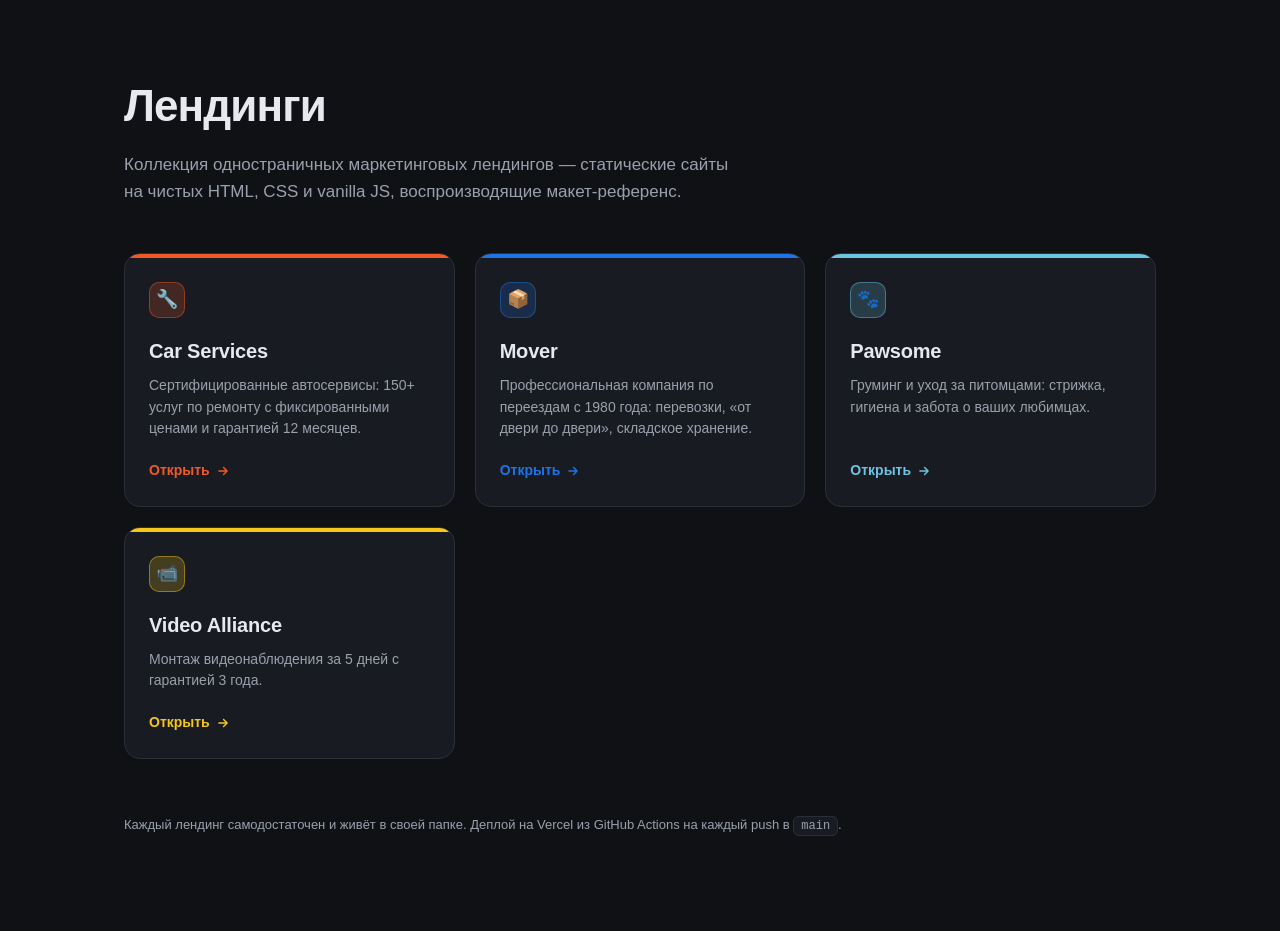
<file: landing/pages/index.html>
<!DOCTYPE html>
<html lang="ru">
<head>
  <meta charset="UTF-8" />
  <meta name="viewport" content="width=device-width, initial-scale=1.0" />
  <title>Лендинги — витрина</title>
  <meta name="description" content="Коллекция одностраничных маркетинговых лендингов: статические сайты на чистых HTML, CSS и vanilla JS." />
  <style>
    :root {
      --bg: #0f1115;
      --surface: #181b22;
      --surface-2: #1f232c;
      --text: #e7e9ee;
      --muted: #9aa1ad;
      --border: #2a2f3a;
    }

    * { box-sizing: border-box; margin: 0; padding: 0; }

    body {
      font-family: -apple-system, BlinkMacSystemFont, "Segoe UI", Roboto, Helvetica, Arial, sans-serif;
      background: var(--bg);
      color: var(--text);
      line-height: 1.55;
      -webkit-font-smoothing: antialiased;
    }

    .wrap {
      max-width: 1080px;
      margin: 0 auto;
      padding: 72px 24px 96px;
    }

    .head { margin-bottom: 48px; }

    .head h1 {
      font-size: clamp(28px, 5vw, 44px);
      font-weight: 800;
      letter-spacing: -0.02em;
    }

    .head p {
      margin-top: 12px;
      color: var(--muted);
      font-size: 17px;
      max-width: 620px;
    }

    .grid {
      display: grid;
      grid-template-columns: repeat(auto-fill, minmax(280px, 1fr));
      gap: 20px;
    }

    .card {
      position: relative;
      display: flex;
      flex-direction: column;
      background: var(--surface);
      border: 1px solid var(--border);
      border-radius: 16px;
      padding: 28px 24px 24px;
      text-decoration: none;
      color: inherit;
      overflow: hidden;
      transition: transform 0.15s ease, border-color 0.15s ease, background 0.15s ease;
    }

    .card::before {
      content: "";
      position: absolute;
      inset: 0 0 auto 0;
      height: 4px;
      background: var(--accent);
    }

    .card:hover {
      transform: translateY(-4px);
      background: var(--surface-2);
      border-color: var(--accent);
    }

    .card__dot {
      width: 36px;
      height: 36px;
      border-radius: 10px;
      background: color-mix(in srgb, var(--accent) 20%, transparent);
      border: 1px solid color-mix(in srgb, var(--accent) 45%, transparent);
      display: flex;
      align-items: center;
      justify-content: center;
      font-size: 18px;
      margin-bottom: 18px;
    }

    .card h2 {
      font-size: 20px;
      font-weight: 700;
      letter-spacing: -0.01em;
    }

    .card p {
      margin-top: 8px;
      color: var(--muted);
      font-size: 14px;
      flex: 1;
    }

    .card__go {
      margin-top: 20px;
      display: inline-flex;
      align-items: center;
      gap: 6px;
      font-size: 14px;
      font-weight: 600;
      color: var(--accent);
    }

    .card__go svg { transition: transform 0.15s ease; }
    .card:hover .card__go svg { transform: translateX(3px); }

    .foot {
      margin-top: 56px;
      color: var(--muted);
      font-size: 13px;
    }

    .foot code {
      background: var(--surface);
      border: 1px solid var(--border);
      border-radius: 6px;
      padding: 2px 7px;
      font-size: 12px;
    }
  </style>
</head>
<body>
  <div class="wrap">
    <header class="head">
      <h1>Лендинги</h1>
      <p>Коллекция одностраничных маркетинговых лендингов — статические сайты на чистых HTML, CSS и vanilla&nbsp;JS, воспроизводящие макет-референс.</p>
    </header>

    <main class="grid" id="grid"></main>

    <footer class="foot">
      Каждый лендинг самодостаточен и живёт в своей папке. Деплой на Vercel из GitHub Actions на каждый push в <code>main</code>.
    </footer>
  </div>

  <script>
    const LANDINGS = [
      {
        slug: "car_service",
        title: "Car Services",
        accent: "#f15a24",
        icon: "🔧",
        desc: "Сертифицированные автосервисы: 150+ услуг по ремонту с фиксированными ценами и гарантией 12 месяцев."
      },
      {
        slug: "move_service",
        title: "Mover",
        accent: "#1e73e6",
        icon: "📦",
        desc: "Профессиональная компания по переездам с 1980 года: перевозки, «от двери до двери», складское хранение."
      },
      {
        slug: "pet_care",
        title: "Pawsome",
        accent: "#6cc4e0",
        icon: "🐾",
        desc: "Груминг и уход за питомцами: стрижка, гигиена и забота о ваших любимцах."
      },
      {
        slug: "video_alliance",
        title: "Video Alliance",
        accent: "#f5c518",
        icon: "📹",
        desc: "Монтаж видеонаблюдения за 5 дней с гарантией 3 года."
      }
    ];

    const grid = document.getElementById("grid");
    grid.innerHTML = LANDINGS.map(l => `
      <a class="card" style="--accent:${l.accent}" href="${l.slug}/">
        <span class="card__dot">${l.icon}</span>
        <h2>${l.title}</h2>
        <p>${l.desc}</p>
        <span class="card__go">
          Открыть
          <svg width="14" height="14" viewBox="0 0 24 24" fill="none" stroke="currentColor" stroke-width="2.5" stroke-linecap="round" stroke-linejoin="round"><path d="M5 12h14M13 6l6 6-6 6"/></svg>
        </span>
      </a>
    `).join("");
  </script>
</body>
</html>
</file>
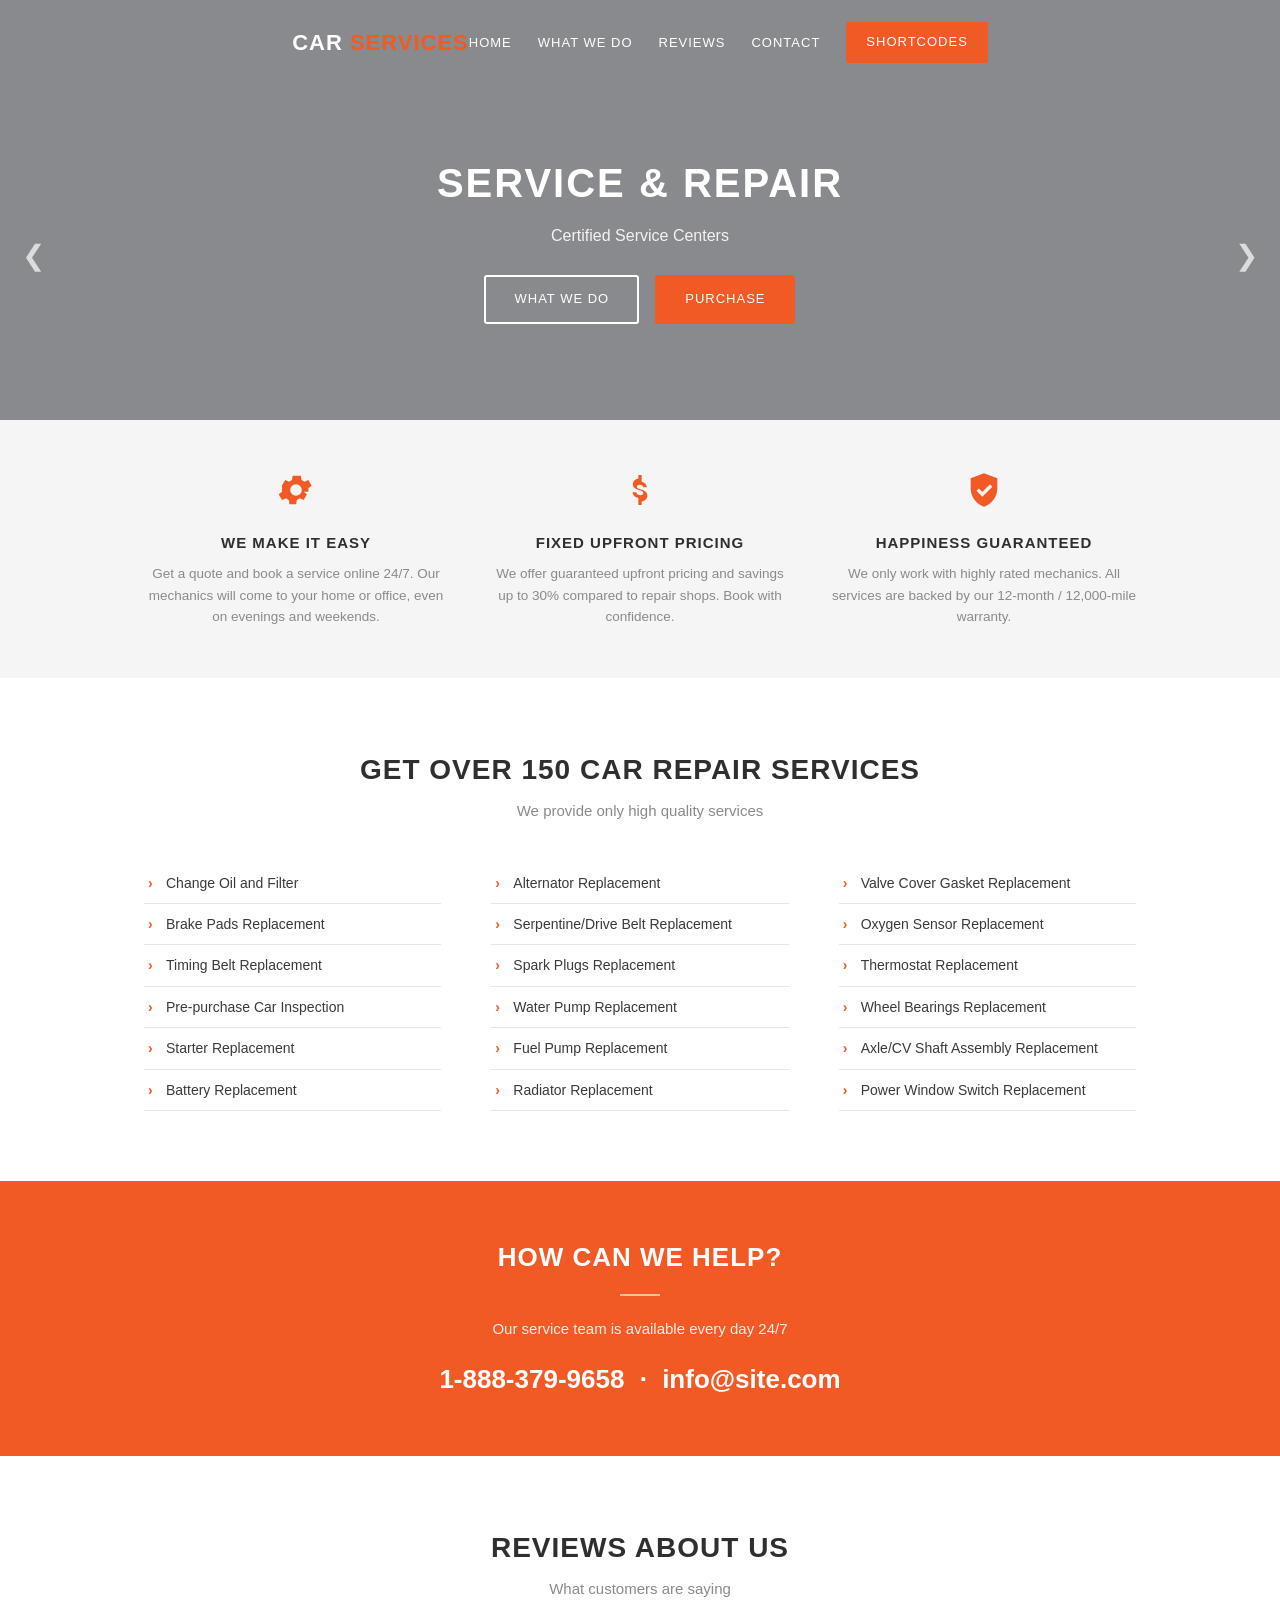
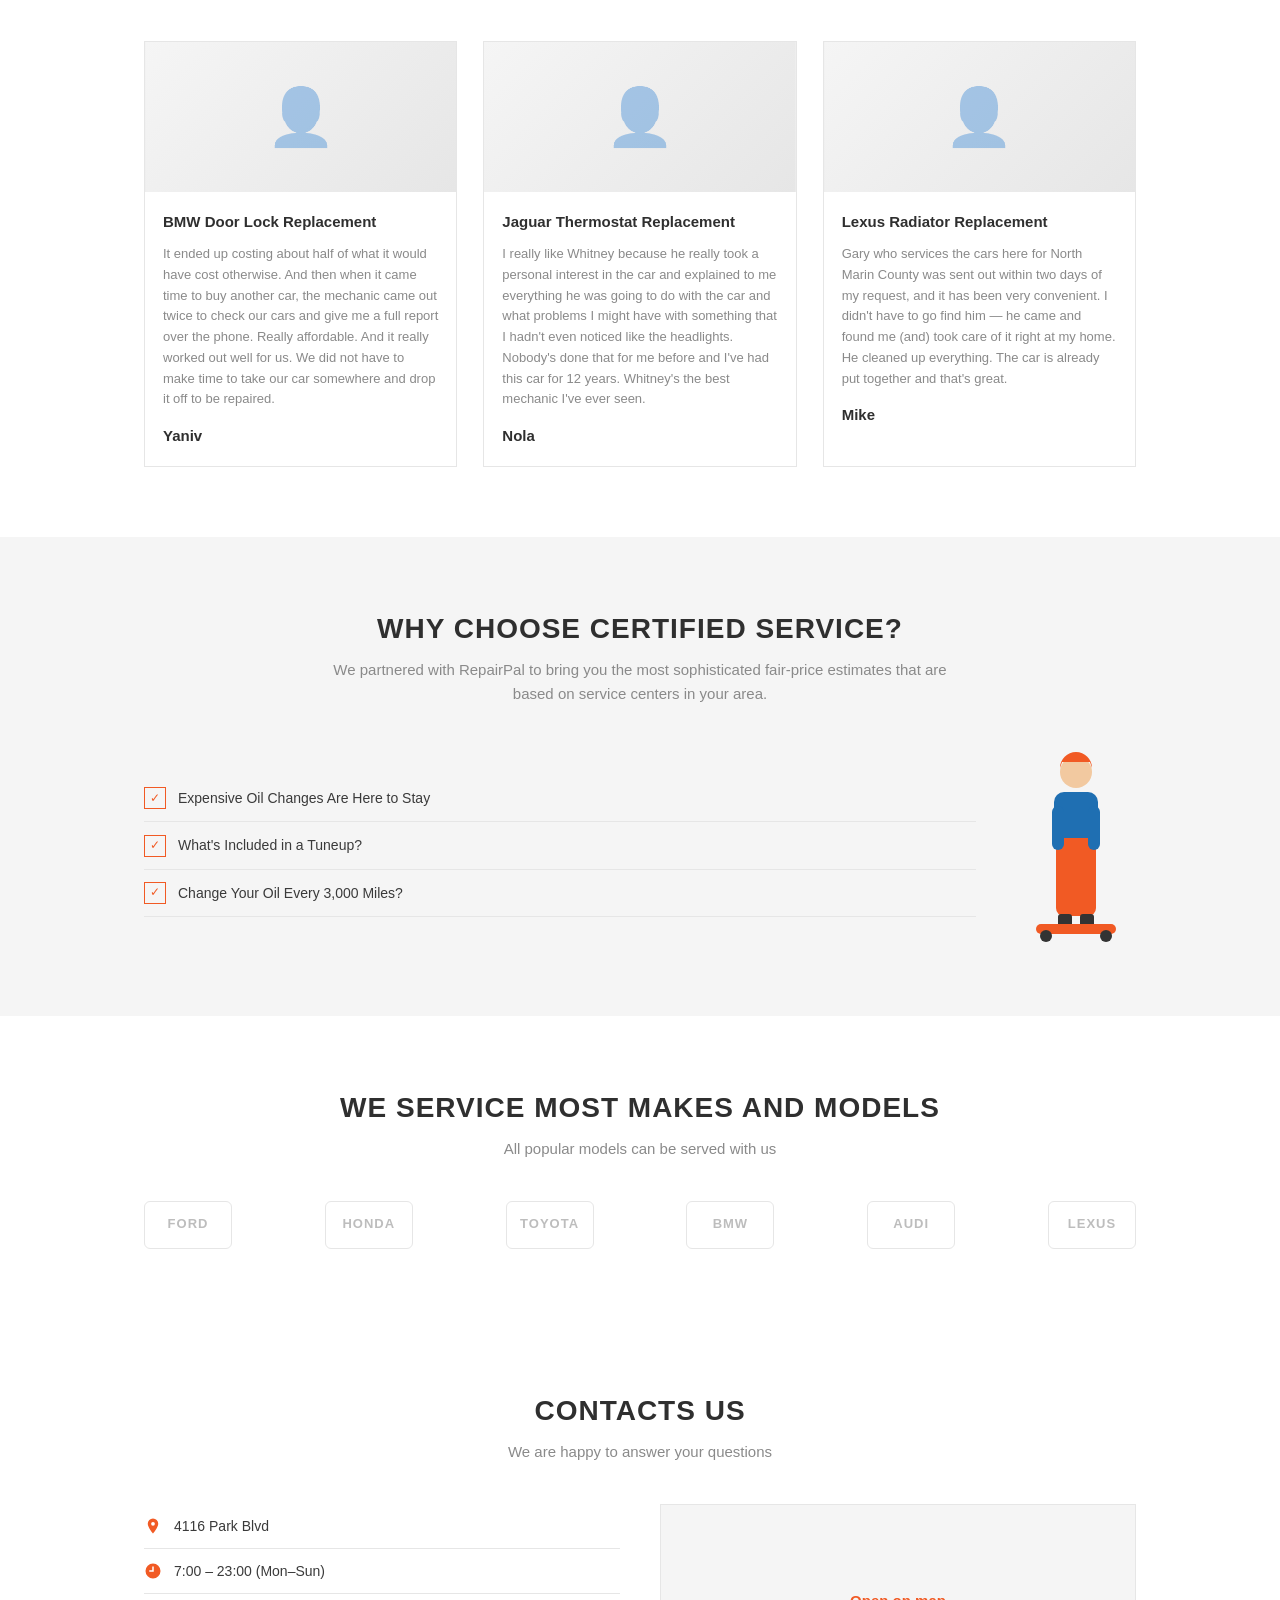
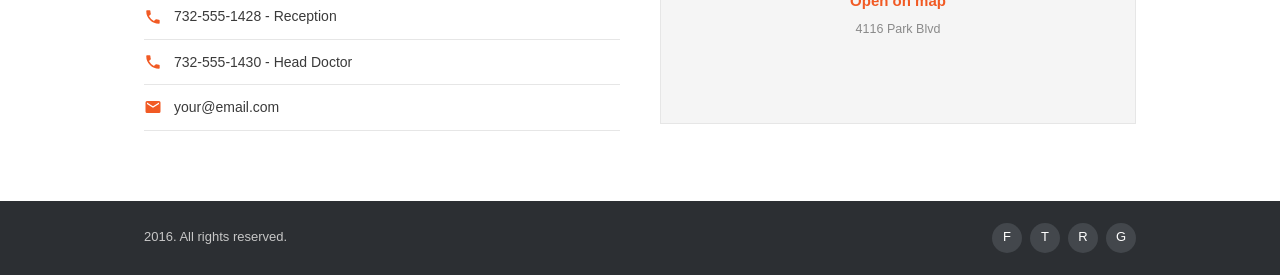
<file: landing/pages/car_service/index.html>
<!DOCTYPE html>
<html lang="en">
<head>
  <meta charset="UTF-8" />
  <meta name="viewport" content="width=device-width, initial-scale=1.0" />
  <title>Car Services — Service &amp; Repair | Certified Service Centers</title>
  <meta name="description" content="Certified car service centers. Over 150 car repair services with fixed upfront pricing and a 12-month / 12,000-mile warranty. Book a service 24/7." />
  <link rel="icon" href="data:image/svg+xml,<svg xmlns='http://www.w3.org/2000/svg' viewBox='0 0 32 32'><rect width='32' height='32' rx='6' fill='%23f15a24'/><text x='50%25' y='53%25' font-family='sans-serif' font-size='17' font-weight='700' fill='%23fff' text-anchor='middle' dominant-baseline='central'>CS</text></svg>" />
  <link rel="stylesheet" href="css/styles.css" />
</head>
<body>

  <!-- ===== Hero with overlaid header ===== -->
  <header class="hero" id="top">
    <div class="hero-overlay"></div>

    <nav class="navbar container">
      <a href="#top" class="logo">CAR <span>SERVICES</span></a>
      <button class="nav-toggle" aria-label="Menu" aria-expanded="false">
        <span></span><span></span><span></span>
      </button>
      <ul class="nav">
        <li><a href="#top">HOME</a></li>
        <li><a href="#services">WHAT WE DO</a></li>
        <li><a href="#reviews">REVIEWS</a></li>
        <li><a href="#contacts">CONTACT</a></li>
        <li><a href="#services" class="btn btn-accent btn-sm">SHORTCODES</a></li>
      </ul>
    </nav>

    <button class="hero-arrow hero-arrow-left" aria-label="Previous">&#10094;</button>
    <button class="hero-arrow hero-arrow-right" aria-label="Next">&#10095;</button>

    <div class="hero-content container">
      <h1>SERVICE &amp; REPAIR</h1>
      <p class="hero-sub">Certified Service Centers</p>
      <div class="hero-buttons">
        <a href="#services" class="btn btn-outline">WHAT WE DO</a>
        <a href="#contacts" class="btn btn-accent">PURCHASE</a>
      </div>
    </div>
  </header>

  <!-- ===== Feature columns ===== -->
  <section class="features">
    <div class="container features-grid" id="features-list"></div>
  </section>

  <!-- ===== Services ===== -->
  <section class="services section" id="services">
    <div class="container">
      <h2 class="section-title">GET OVER 150 CAR REPAIR SERVICES</h2>
      <p class="section-sub">We provide only high quality services</p>
      <ul class="services-grid" id="services-list"></ul>
    </div>
  </section>

  <!-- ===== Help CTA band ===== -->
  <section class="cta-band">
    <div class="container">
      <h2>HOW CAN WE HELP?</h2>
      <span class="cta-divider"></span>
      <p class="cta-sub">Our service team is available every day 24/7</p>
      <p class="cta-contact">
        <a href="tel:+18883799658">1-888-379-9658</a>
        <span>&middot;</span>
        <a href="mailto:info@site.com">info@site.com</a>
      </p>
    </div>
  </section>

  <!-- ===== Reviews ===== -->
  <section class="reviews section" id="reviews">
    <div class="container">
      <h2 class="section-title">REVIEWS ABOUT US</h2>
      <p class="section-sub">What customers are saying</p>
      <div class="reviews-grid" id="reviews-list"></div>
    </div>
  </section>

  <!-- ===== Why choose ===== -->
  <section class="why section">
    <div class="container">
      <h2 class="section-title">WHY CHOOSE CERTIFIED SERVICE?</h2>
      <p class="section-sub">We partnered with RepairPal to bring you the most sophisticated fair-price estimates that are based on service centers in your area.</p>
      <div class="why-grid">
        <ul class="why-list list-flex" id="why-list"></ul>
        <div class="why-art" aria-hidden="true">
          <svg viewBox="0 0 120 200" width="120" height="200" role="img" aria-label="Mechanic">
            <circle cx="60" cy="26" r="16" fill="#f2c9a0"/>
            <path d="M44 22a16 16 0 0 1 32 0l-2-6H46z" fill="var(--color-accent)"/>
            <rect x="38" y="46" width="44" height="60" rx="10" fill="#1f6fb2"/>
            <rect x="40" y="92" width="40" height="78" rx="8" fill="var(--color-accent)"/>
            <rect x="36" y="60" width="12" height="44" rx="6" fill="#1f6fb2"/>
            <rect x="72" y="60" width="12" height="44" rx="6" fill="#1f6fb2"/>
            <rect x="42" y="168" width="14" height="18" rx="3" fill="#333"/>
            <rect x="64" y="168" width="14" height="18" rx="3" fill="#333"/>
            <rect x="20" y="178" width="80" height="10" rx="5" fill="var(--color-accent)"/>
            <circle cx="30" cy="190" r="6" fill="#333"/>
            <circle cx="90" cy="190" r="6" fill="#333"/>
          </svg>
        </div>
      </div>
    </div>
  </section>

  <!-- ===== Brands ===== -->
  <section class="brands section">
    <div class="container">
      <h2 class="section-title">WE SERVICE MOST MAKES AND MODELS</h2>
      <p class="section-sub">All popular models can be served with us</p>
      <div class="brands-row" id="brands-list"></div>
    </div>
  </section>

  <!-- ===== Contacts ===== -->
  <section class="contacts section" id="contacts">
    <div class="container">
      <h2 class="section-title">CONTACTS US</h2>
      <p class="section-sub">We are happy to answer your questions</p>
      <div class="contacts-grid">
        <ul class="contacts-list list-flex" id="contacts-list"></ul>
        <div class="contacts-map">
          <a class="map-link" target="_blank" rel="noopener"
             href="https://www.openstreetmap.org/search?query=4116%20Park%20Blvd">
            <span>Open on map</span>
            <small>4116 Park Blvd</small>
          </a>
        </div>
      </div>
    </div>
  </section>

  <!-- ===== Footer ===== -->
  <footer class="footer">
    <div class="container footer-inner">
      <p>2016. All rights reserved.</p>
      <div class="social" id="social-list"></div>
    </div>
  </footer>

  <script src="js/data.js" defer></script>
  <script src="js/main.js" defer></script>
</body>
</html>
</file>
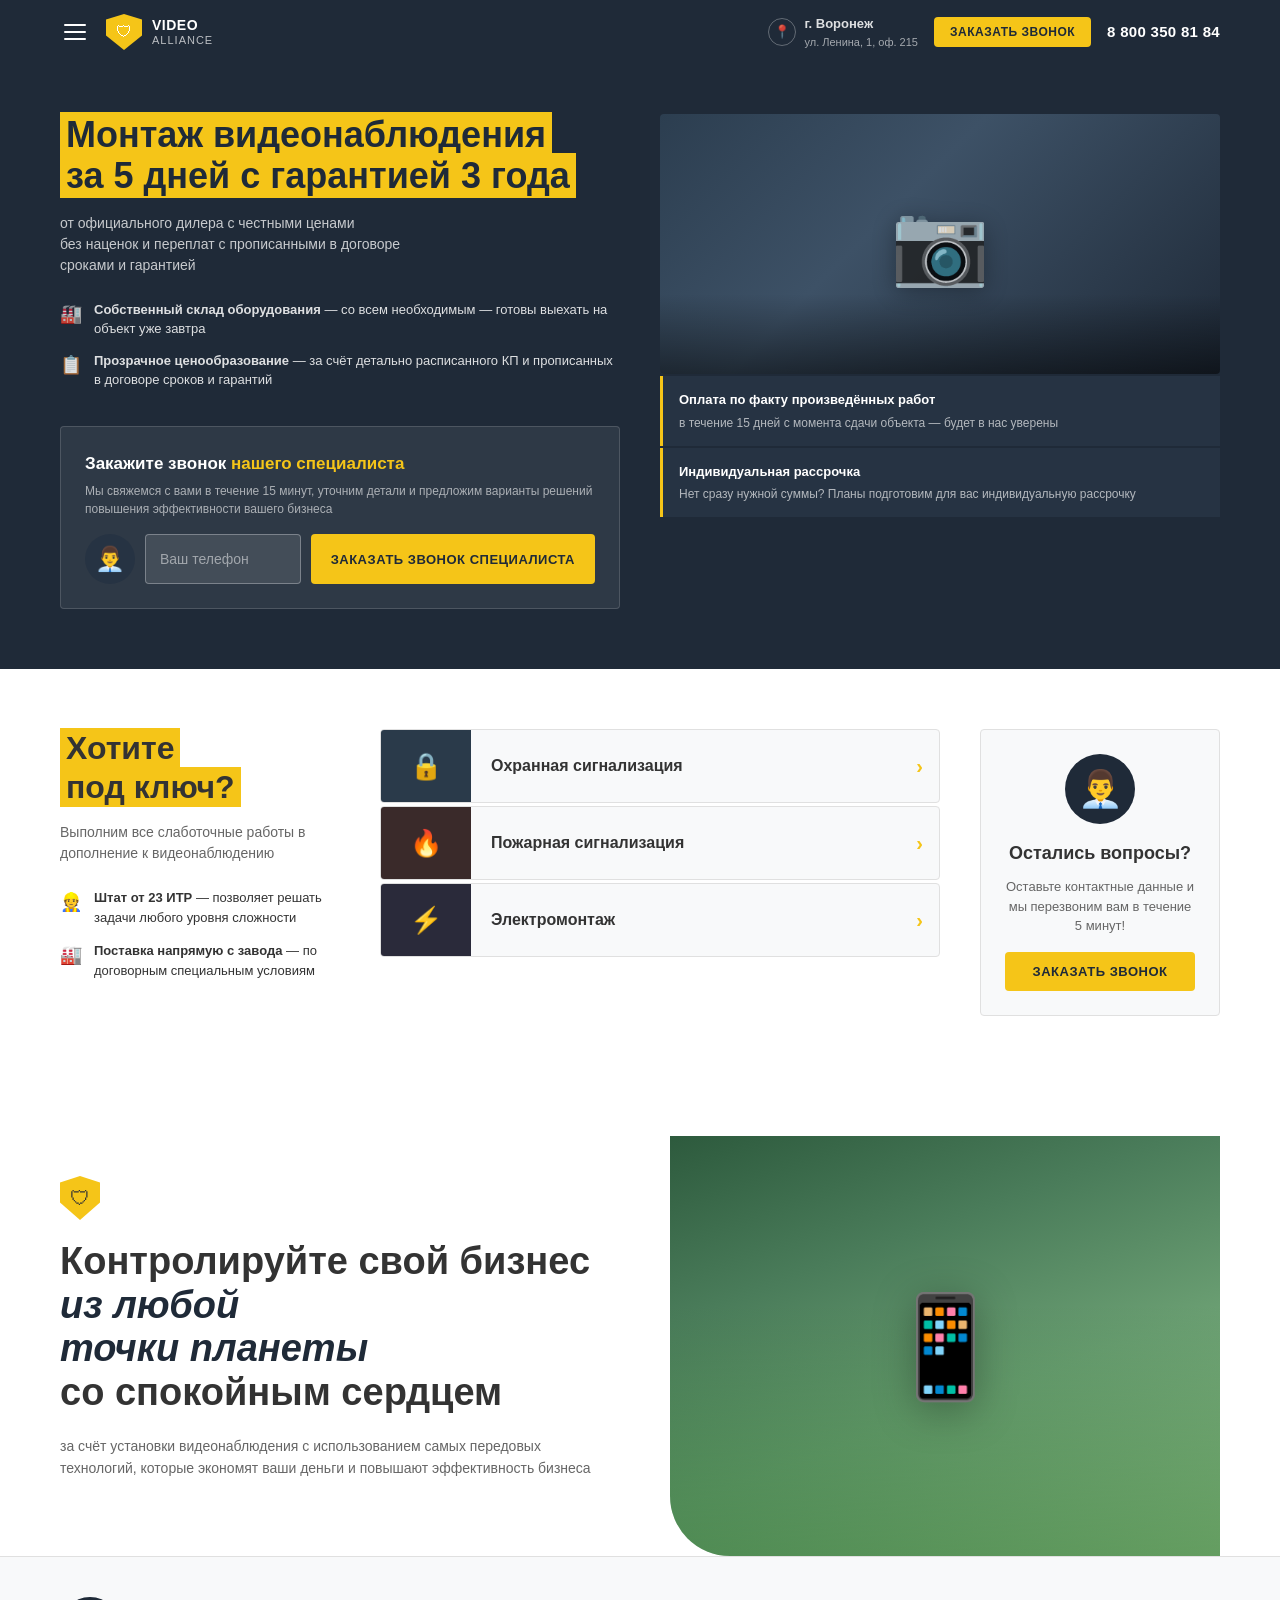
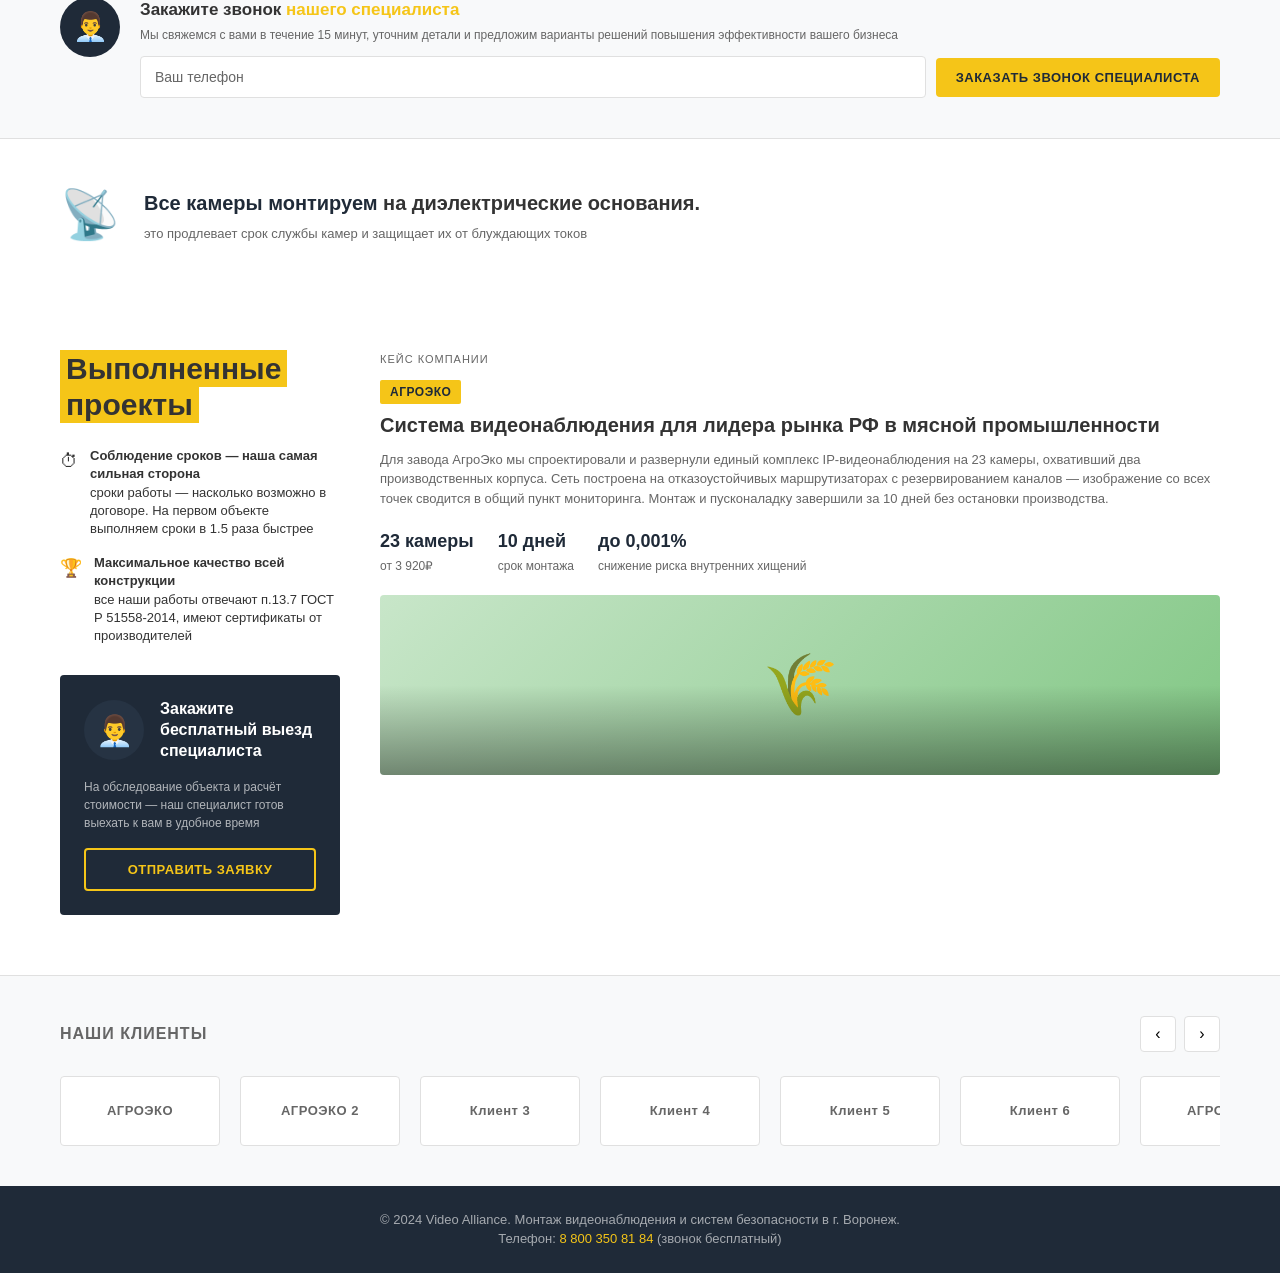
<file: landing/pages/video_alliance/index.html>
<!DOCTYPE html>
<html lang="ru">
<head>
  <meta charset="UTF-8">
  <meta name="viewport" content="width=device-width, initial-scale=1.0">
  <title>Video Alliance — Монтаж видеонаблюдения за 5 дней с гарантией 3 года</title>
  <link rel="stylesheet" href="css/styles.css">
  <link rel="icon" href="data:image/svg+xml,<svg xmlns='http://www.w3.org/2000/svg' viewBox='0 0 32 32'><text x='50%25' y='53%25' font-size='26' text-anchor='middle' dominant-baseline='central'>🛡</text></svg>">
</head>
<body>

<!-- ===================== HEADER ===================== -->
<header class="header">
  <div class="header-inner">
    <!-- Бургер -->
    <button class="nav-toggle" aria-label="Открыть меню" aria-expanded="false">
      <span></span>
      <span></span>
      <span></span>
    </button>

    <!-- Логотип -->
    <a href="#" class="logo">
      <div class="logo-shield" aria-hidden="true">🛡</div>
      <div class="logo-text">
        <strong>Video</strong>
        <span>Alliance</span>
      </div>
    </a>

    <!-- Адрес -->
    <div class="header-address">
      <div class="header-address-icon" role="img" aria-label="Адрес">📍</div>
      <div class="header-address-text">
        <strong>г. Воронеж</strong>
        <small>ул. Ленина, 1, оф. 215</small>
      </div>
    </div>

    <!-- Кнопка заказать звонок -->
    <button class="btn-call-header">Заказать звонок</button>

    <!-- Телефон -->
    <a href="tel:88003508184" class="header-phone">8 800 350 81 84</a>
  </div>

  <!-- Мобильная навигация -->
  <nav class="header-nav" aria-label="Основное меню">
    <a href="#turnkey">Услуги</a>
    <a href="#control">О компании</a>
    <a href="#projects">Проекты</a>
    <a href="tel:88003508184">8 800 350 81 84</a>
  </nav>
</header>

<!-- ===================== HERO ===================== -->
<section class="hero" id="hero">
  <div class="hero-inner">

    <!-- Левая колонка -->
    <div class="hero-left">
      <h1 class="hero-title">
        <span class="accent-bg">Монтаж видеонаблюдения</span><br>
        <span class="accent-bg">за 5 дней с гарантией 3 года</span>
      </h1>
      <p class="hero-subtitle">
        от официального дилера с честными ценами<br>
        без наценок и переплат с прописанными в договоре<br>
        сроками и гарантией
      </p>

      <!-- Преимущества — наполняет main.js -->
      <ul id="hero-advantages-list"></ul>

      <!-- Форма заказа звонка -->
      <div class="hero-form-block">
        <h2 class="hero-form-title">Закажите звонок <span class="accent">нашего специалиста</span></h2>
        <p class="hero-form-subtitle">Мы свяжемся с вами в течение 15 минут, уточним детали и предложим варианты решений повышения эффективности вашего бизнеса</p>
        <div class="hero-form">
          <div class="hero-form-avatar" aria-hidden="true">👨‍💼</div>
          <input class="form-phone-input" type="tel" name="phone_hero" id="phone_hero" placeholder="Ваш телефон" aria-label="Ваш телефон">
          <button class="btn-primary" type="submit">Заказать звонок специалиста</button>
        </div>
      </div>
    </div>

    <!-- Правая колонка -->
    <div class="hero-right">
      <!-- Фото камеры/здания (заглушка) -->
      <div class="hero-image-block">
        <div class="hero-camera-placeholder">
          <span class="hero-camera-icon" aria-hidden="true">📷</span>
        </div>
        <div class="hero-building-lines"></div>
      </div>

      <!-- Бейджи — наполняет main.js -->
      <ul id="hero-badges-list"></ul>
    </div>

  </div>
</section>

<!-- ===================== TURNKEY ===================== -->
<section class="turnkey" id="turnkey">
  <div class="turnkey-inner">

    <!-- Левая колонка -->
    <div class="turnkey-left">
      <h2 class="turnkey-title">
        <span class="accent-bg">Хотите</span><br>
        <span class="accent-bg">под ключ?</span>
      </h2>
      <p class="turnkey-subtitle">
        Выполним все слаботочные работы в дополнение к видеонаблюдению
      </p>

      <!-- Преимущества — наполняет main.js -->
      <ul id="turnkey-advantages-list"></ul>
    </div>

    <!-- Центральная колонка — услуги -->
    <div class="turnkey-center">
      <!-- Список услуг — наполняет main.js -->
      <ul id="services-list"></ul>
    </div>

    <!-- Правая колонка — карточка вопросов -->
    <div class="turnkey-right">
      <div class="question-card">
        <div class="question-card-avatar" aria-hidden="true">👨‍💼</div>
        <h3>Остались вопросы?</h3>
        <p>Оставьте контактные данные и мы перезвоним вам в течение 5 минут!</p>
        <button class="btn-secondary">Заказать звонок</button>
      </div>
    </div>

  </div>
</section>

<!-- ===================== CONTROL ===================== -->
<section class="control" id="control">
  <div class="control-inner">

    <!-- Левая колонка -->
    <div class="control-left">
      <div class="control-shield" aria-hidden="true">🛡</div>
      <h2 class="control-title">
        Контролируйте свой бизнес <em>из любой<br>точки планеты</em><br>со спокойным сердцем
      </h2>
      <p class="control-text">
        за счёт установки видеонаблюдения с использованием самых передовых технологий, которые экономят ваши деньги и повышают эффективность бизнеса
      </p>
    </div>

    <!-- Правая колонка — фото телефона -->
    <div class="control-right">
      <div class="phone-mockup">
        <span class="phone-icon" aria-hidden="true">📱</span>
        <div class="phone-leaves"></div>
      </div>
    </div>

  </div>

  <!-- Форма заказа звонка -->
  <div class="control-form-section">
    <div class="control-form-inner">
      <div class="control-form-avatar" aria-hidden="true">👨‍💼</div>
      <div class="control-form-text">
        <h3>Закажите звонок <span>нашего специалиста</span></h3>
        <p>Мы свяжемся с вами в течение 15 минут, уточним детали и предложим варианты решений повышения эффективности вашего бизнеса</p>
        <div class="control-form-fields">
          <input class="form-phone-input form-phone-input--light" type="tel" name="phone_control" id="phone_control" placeholder="Ваш телефон" aria-label="Ваш телефон">
          <button class="btn-primary" type="submit">Заказать звонок специалиста</button>
        </div>
      </div>
    </div>
  </div>

  <!-- Блок про диэлектрические основания -->
  <div class="dielectric-section">
    <div class="dielectric-inner">
      <div class="dielectric-icon" aria-hidden="true">📡</div>
      <div class="dielectric-text">
        <h3><strong>Все камеры монтируем</strong> на диэлектрические основания.</h3>
        <p>это продлевает срок службы камер и защищает их от блуждающих токов</p>
      </div>
    </div>
  </div>
</section>

<!-- ===================== PROJECTS ===================== -->
<section class="projects" id="projects">
  <div class="projects-inner">

    <!-- Левая колонка -->
    <div class="projects-left">
      <h2 class="projects-title">
        <span class="accent-bg">Выполненные</span><br>
        <span class="accent-bg">проекты</span>
      </h2>

      <!-- Преимущества — наполняет main.js -->
      <ul id="project-advantages-list"></ul>

      <!-- Карточка бесплатного выезда -->
      <div class="specialist-card">
        <div class="specialist-card-top">
          <div class="specialist-avatar" aria-hidden="true">👨‍💼</div>
          <h3>Закажите бесплатный выезд специалиста</h3>
        </div>
        <p>На обследование объекта и расчёт стоимости — наш специалист готов выехать к вам в удобное время</p>
        <button class="btn-outline-yellow">Отправить заявку</button>
      </div>
    </div>

    <!-- Правая колонка — кейс -->
    <div class="projects-right">
      <p class="case-label">Кейс компании</p>

      <!-- Кейс — наполняет main.js -->
      <div id="case-block"></div>

      <!-- Фото кейса (заглушка) -->
      <div class="case-image">
        <span aria-hidden="true">🌾</span>
        <div class="case-image-overlay"></div>
      </div>
    </div>

  </div>
</section>

<!-- ===================== CLIENTS ===================== -->
<section class="clients">
  <div class="clients-inner">
    <div class="clients-header">
      <h2>Наши клиенты</h2>
      <div class="clients-arrows">
        <button class="clients-prev" aria-label="Назад">‹</button>
        <button class="clients-next" aria-label="Вперёд">›</button>
      </div>
    </div>

    <div class="clients-slider">
      <!-- Логотипы клиентов — наполняет main.js, clients-track является контейнером -->
      <ul class="clients-track" id="clients-list"></ul>
    </div>
  </div>
</section>

<!-- ===================== FOOTER ===================== -->
<footer class="footer">
  <div class="footer-inner">
    <p>&copy; 2024 Video Alliance. Монтаж видеонаблюдения и систем безопасности в г. Воронеж.</p>
    <p>Телефон: <a href="tel:88003508184">8 800 350 81 84</a> (звонок бесплатный)</p>
  </div>
</footer>

<!-- data.js строго перед main.js, оба defer -->
<script src="js/data.js" defer></script>
<script src="js/main.js" defer></script>
</body>
</html>
</file>
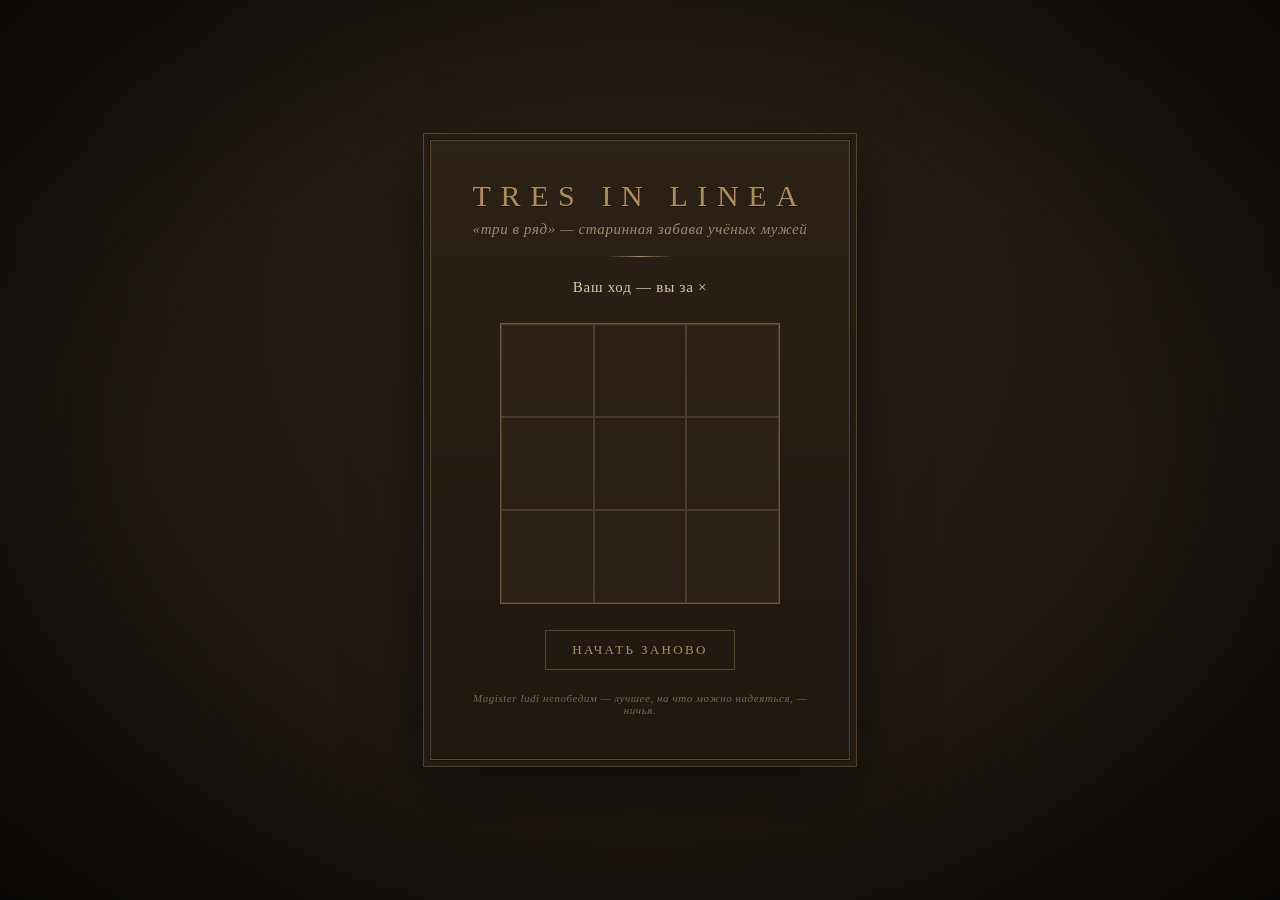
<file: tic_tac_toe/dark-academia.html>
<!DOCTYPE html>
<html lang="ru">
<head>
<meta charset="UTF-8">
<meta name="viewport" content="width=device-width, initial-scale=1.0">
<meta name="color-scheme" content="only dark">
<title>tres in linea · крестики-нолики</title>
<style>
  :root {
    --ink-deep:   #15100b;   /* почти чёрный кофейный фон */
    --ink:        #1f1812;
    --panel:      #241c14;   /* пергаментно-тёмная панель */
    --paper:      #d8c9a8;   /* состаренная бумага — основной текст */
    --paper-dim:  #9a8a6c;   /* приглушённый текст */
    --gold:       #b08d57;   /* старое золото / охра */
    --gold-soft:  rgba(176, 141, 87, 0.35);
    --x:          #a8463a;   /* приглушённый бордо для × */
    --o:          #5e8a6f;   /* тёмный изумруд для ○ */
    --line:       rgba(176, 141, 87, 0.28);
    --win:        #e8c87a;   /* тёплое золото подсветки */
  }

  * { box-sizing: border-box; }

  html, body {
    margin: 0;
    height: 100%;
    color: var(--paper);
    font-family: Georgia, "Times New Roman", "Palatino Linotype", serif;
    -webkit-font-smoothing: antialiased;
  }

  body {
    min-height: 100%;
    display: flex;
    align-items: center;
    justify-content: center;
    padding: 28px;
    /* старая бумага + виньетка по краям */
    background:
      radial-gradient(ellipse at 50% 35%, #2a2117 0%, var(--ink) 55%, var(--ink-deep) 100%),
      var(--ink-deep);
    position: relative;
  }

  /* лёгкое зерно/виньетка поверх всего */
  body::after {
    content: "";
    position: fixed;
    inset: 0;
    pointer-events: none;
    background: radial-gradient(ellipse at center, transparent 55%, rgba(0,0,0,0.55) 100%);
  }

  .panel {
    position: relative;
    z-index: 1;
    width: 100%;
    max-width: 420px;
    padding: 38px 34px 32px;
    text-align: center;
    background:
      linear-gradient(180deg, rgba(176,141,87,0.05), rgba(0,0,0,0.15)),
      var(--panel);
    border: 1px solid var(--gold-soft);
    /* двойная рамка-«паспарту» */
    box-shadow:
      0 0 0 1px rgba(0,0,0,0.4),
      0 0 0 6px var(--panel),
      0 0 0 7px var(--gold-soft),
      0 22px 60px rgba(0,0,0,0.55);
  }

  .title {
    margin: 0;
    font-size: 30px;
    font-weight: 400;
    letter-spacing: 0.32em;
    text-transform: uppercase;
    color: var(--gold);
    text-shadow: 0 1px 0 rgba(0,0,0,0.5);
  }

  .subtitle {
    margin: 8px 0 2px;
    font-style: italic;
    font-size: 15px;
    color: var(--paper-dim);
    letter-spacing: 0.04em;
  }

  /* декоративный разделитель */
  .rule {
    width: 64px;
    height: 1px;
    margin: 18px auto 22px;
    background: linear-gradient(90deg, transparent, var(--gold), transparent);
  }

  .status {
    min-height: 22px;
    margin-bottom: 22px;
    font-size: 15px;
    letter-spacing: 0.05em;
    color: var(--paper);
  }
  .status.win  { color: var(--win); }
  .status.lose { color: var(--x); }
  .status.draw { color: var(--paper-dim); }

  .board {
    display: grid;
    grid-template-columns: repeat(3, 1fr);
    gap: 0;
    width: 280px;
    margin: 0 auto 26px;
    background: var(--line);          /* линии сетки сквозь зазоры */
    border: 1px solid var(--gold-soft);
  }

  .cell {
    aspect-ratio: 1 / 1;
    margin: 1px;                      /* зазор образует «золотые» линии */
    border: 0;
    cursor: pointer;
    font-family: Georgia, serif;
    font-size: 52px;
    line-height: 1;
    color: var(--paper);
    background: rgba(20, 15, 10, 0.6);
    transition: background 160ms ease, box-shadow 160ms ease, color 160ms ease;
    display: flex;
    align-items: center;
    justify-content: center;
  }
  .cell:hover:not(:disabled) {
    background: rgba(176, 141, 87, 0.10);
    box-shadow: inset 0 0 24px rgba(176, 141, 87, 0.18);
  }
  .cell:disabled { cursor: default; }

  .cell.x { color: var(--x); }
  .cell.o { color: var(--o); }

  .cell.win {
    color: var(--win);
    background: rgba(232, 200, 122, 0.12);
    box-shadow: inset 0 0 28px rgba(232, 200, 122, 0.35);
    text-shadow: 0 0 14px rgba(232, 200, 122, 0.6);
  }

  .restart {
    appearance: none;
    cursor: pointer;
    padding: 11px 26px;
    font-family: Georgia, serif;
    font-size: 13px;
    letter-spacing: 0.18em;
    text-transform: uppercase;
    color: var(--gold);
    background: transparent;
    border: 1px solid var(--gold-soft);
    transition: color 160ms ease, border-color 160ms ease, background 160ms ease;
  }
  .restart:hover {
    color: var(--ink);
    border-color: var(--gold);
    background: var(--gold);
  }

  .footer {
    margin-top: 22px;
    font-size: 11px;
    font-style: italic;
    letter-spacing: 0.05em;
    color: var(--paper-dim);
    opacity: 0.7;
  }
</style>
</head>
<body>
  <main class="panel">
    <h1 class="title">tres in linea</h1>
    <p class="subtitle">«три в ряд» — старинная забава учёных мужей</p>
    <div class="rule" aria-hidden="true"></div>

    <div class="status" id="status">Ваш ход — вы за ×</div>

    <div class="board" id="board" aria-label="Игровое поле">
      <!-- 9 ячеек генерируются скриптом -->
    </div>

    <button class="restart" id="restart">начать заново</button>

    <p class="footer">Magister ludi непобедим — лучшее, на что можно надеяться, — ничья.</p>
  </main>

<script>
(function () {
  "use strict";

  var HUMAN = "×";  // ×
  var AI    = "○";  // ○

  var WIN_LINES = [
    [0,1,2],[3,4,5],[6,7,8], // ряды
    [0,3,6],[1,4,7],[2,5,8], // столбцы
    [0,4,8],[2,4,6]          // диагонали
  ];

  var board = ["","","","","","","","",""];
  var gameOver = false;

  var boardEl   = document.getElementById("board");
  var statusEl  = document.getElementById("status");
  var restartEl = document.getElementById("restart");
  var cells = [];

  // создаём ячейки
  for (var i = 0; i < 9; i++) {
    var btn = document.createElement("button");
    btn.className = "cell";
    btn.dataset.idx = i;
    btn.addEventListener("click", onCellClick);
    boardEl.appendChild(btn);
    cells.push(btn);
  }
  restartEl.addEventListener("click", restart);

  function onCellClick(e) {
    var idx = Number(e.currentTarget.dataset.idx);
    if (gameOver || board[idx] !== "") return;

    place(idx, HUMAN);
    if (checkEnd()) return;

    // ход ИИ с лёгкой задержкой для плавности «размышления»
    setStatus("Размышляет…", "");
    lockBoard(true);
    setTimeout(function () {
      var move = bestMove(board);
      if (move !== -1) place(move, AI);
      lockBoard(false);
      checkEnd();
    }, 420);
  }

  // ставим символ и отрисовываем
  function place(idx, player) {
    board[idx] = player;
    var cell = cells[idx];
    cell.textContent = player;
    cell.classList.add(player === HUMAN ? "x" : "o");
    cell.disabled = true;
  }

  // проверка состояния игры; возвращает true, если игра окончена
  function checkEnd() {
    var result = checkWinner(board);
    if (result) {
      gameOver = true;
      highlight(result.line);
      if (result.winner === HUMAN) {
        setStatus("Вы выиграли — небывалое дело", "win");
      } else {
        setStatus("Победил Magister ludi", "lose");
      }
      lockBoard(true);
      return true;
    }
    if (isFull(board)) {
      gameOver = true;
      setStatus("Ничья — достойный исход", "draw");
      return true;
    }
    if (!gameOver) setStatus("Ваш ход — вы за ×", "");
    return false;
  }

  // возвращает {winner, line} или null
  function checkWinner(b) {
    for (var i = 0; i < WIN_LINES.length; i++) {
      var l = WIN_LINES[i];
      if (b[l[0]] && b[l[0]] === b[l[1]] && b[l[1]] === b[l[2]]) {
        return { winner: b[l[0]], line: l };
      }
    }
    return null;
  }

  function isFull(b) {
    for (var i = 0; i < b.length; i++) if (b[i] === "") return false;
    return true;
  }

  function emptyCells(b) {
    var res = [];
    for (var i = 0; i < b.length; i++) if (b[i] === "") res.push(i);
    return res;
  }

  // ── Непобедимый бот: minimax с полным перебором ──
  // Оценка: победа ИИ = 10 - глубина (выигрываем быстрее),
  //         поражение  = глубина - 10 (проигрываем медленнее),
  //         ничья      = 0.
  function bestMove(b) {
    var best = -Infinity;
    var move = -1;
    var empties = emptyCells(b);
    for (var i = 0; i < empties.length; i++) {
      var idx = empties[i];
      b[idx] = AI;
      var score = minimax(b, 0, false);
      b[idx] = "";
      if (score > best) {
        best = score;
        move = idx;
      }
    }
    return move;
  }

  function minimax(b, depth, isMaximizing) {
    var result = checkWinner(b);
    if (result) {
      return result.winner === AI ? (10 - depth) : (depth - 10);
    }
    if (isFull(b)) return 0;

    var empties = emptyCells(b);
    var i, idx, score;

    if (isMaximizing) {            // ход ИИ — максимизируем
      var best = -Infinity;
      for (i = 0; i < empties.length; i++) {
        idx = empties[i];
        b[idx] = AI;
        score = minimax(b, depth + 1, false);
        b[idx] = "";
        if (score > best) best = score;
      }
      return best;
    } else {                       // ход человека — минимизируем
      var worst = Infinity;
      for (i = 0; i < empties.length; i++) {
        idx = empties[i];
        b[idx] = HUMAN;
        score = minimax(b, depth + 1, true);
        b[idx] = "";
        if (score < worst) worst = score;
      }
      return worst;
    }
  }

  function highlight(line) {
    for (var i = 0; i < line.length; i++) cells[line[i]].classList.add("win");
  }

  function lockBoard(locked) {
    for (var i = 0; i < cells.length; i++) {
      if (board[i] === "") cells[i].disabled = locked;
    }
  }

  function setStatus(text, cls) {
    statusEl.textContent = text;
    statusEl.className = "status" + (cls ? " " + cls : "");
  }

  function restart() {
    board = ["","","","","","","","",""];
    gameOver = false;
    for (var i = 0; i < cells.length; i++) {
      cells[i].textContent = "";
      cells[i].className = "cell";
      cells[i].disabled = false;
    }
    setStatus("Ваш ход — вы за ×", "");
  }
})();
</script>
</body>
</html>
</file>
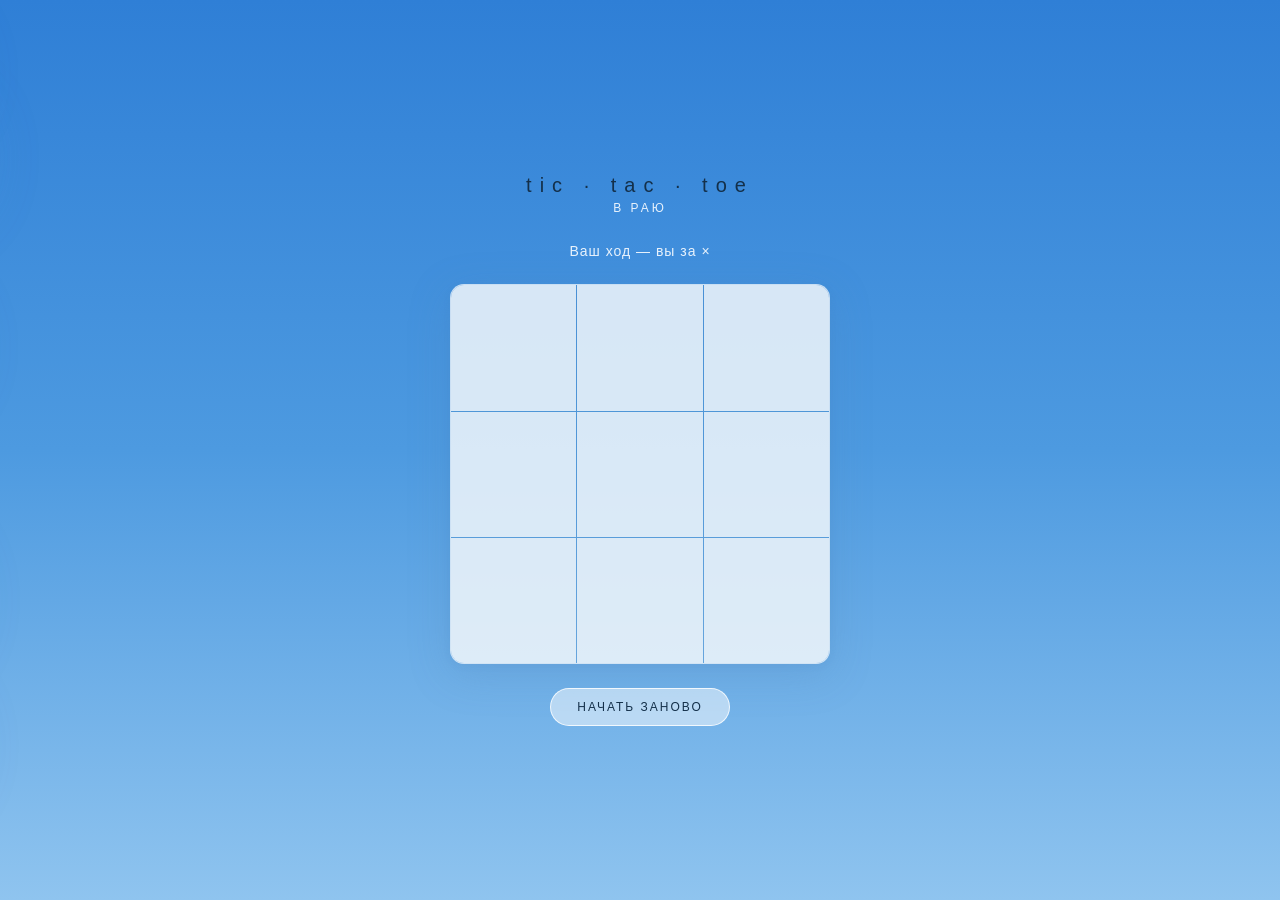
<file: tic_tac_toe/heaven.html>
<!DOCTYPE html>
<html lang="ru">
<head>
<meta charset="UTF-8">
<meta name="viewport" content="width=device-width, initial-scale=1.0">
<!-- страница задумана только в светлой гамме; просим браузер/Dark Reader не инвертировать цвета -->
<meta name="color-scheme" content="only light">
<title>tic · tac · toe</title>
<style>
  :root {
    --sky-top:    #2f7fd6;   /* насыщенное синее небо вверху */
    --sky-mid:    #4d9ae0;
    --sky-bottom: #8fc4ef;   /* у горизонта — светлее */
    --ink:        #14304a;   /* тёмно-синий текст */
    --x:          #1f4a73;
    --o:          #5b9bd6;
    --line:       rgba(90, 145, 200, 0.30);
    --muted:      #e8f2fc;
    --win-bg:     #eaf4ff;
  }

  * { box-sizing: border-box; }

  html, body {
    margin: 0;
    height: 100%;
    color: var(--ink);
    font-family: -apple-system, BlinkMacSystemFont, "Segoe UI", Roboto, Helvetica, Arial, sans-serif;
    -webkit-font-smoothing: antialiased;
  }

  body {
    display: flex;
    flex-direction: column;
    align-items: center;
    justify-content: center;
    min-height: 100vh;
    padding: 32px 16px;
    overflow: hidden;
    /* синее небо: насыщеннее вверху → светлее к горизонту */
    background: linear-gradient(180deg, var(--sky-top) 0%, var(--sky-mid) 50%, var(--sky-bottom) 100%);
    background-attachment: fixed;
  }

  /* слой с плывущими облаками — позади всего контента */
  .sky {
    position: fixed;
    inset: 0;
    z-index: 0;
    pointer-events: none;
    overflow: hidden;
  }

  .cloud {
    position: absolute;
    border-radius: 100px;
    background-color: #ffffff;
    opacity: 0.95;
    /* синяя подсветка/свечение вокруг облака */
    box-shadow:
      0 0 40px 12px rgba(120, 175, 235, 0.55),
      0 0 80px 30px rgba(90, 150, 220, 0.35);
    animation: drift linear infinite;
  }
  /* «комочки» сверху, чтобы форма была облачной, а не плоской */
  .cloud::before,
  .cloud::after {
    content: "";
    position: absolute;
    background-color: #ffffff;
    border-radius: 50%;
  }
  .cloud::before {
    width: 55%;
    height: 130%;
    top: -55%;
    left: 12%;
  }
  .cloud::after {
    width: 45%;
    height: 115%;
    top: -40%;
    right: 14%;
  }

  .cloud.c1 { width: 180px; height: 64px; top: 14%; left: -240px;  animation-duration: 46s; }
  .cloud.c2 { width: 120px; height: 46px; top: 36%; left: -200px;  animation-duration: 62s; animation-delay: -18s; }
  .cloud.c3 { width: 240px; height: 84px; top: 62%; left: -320px;  animation-duration: 54s; animation-delay: -30s; }
  .cloud.c4 { width: 140px; height: 52px; top: 80%; left: -220px;  animation-duration: 70s; animation-delay: -10s; }
  .cloud.c5 { width: 100px; height: 40px; top: 6%;  left: -180px;  animation-duration: 58s; animation-delay: -44s; }

  @keyframes drift {
    from { transform: translateX(0); }
    to   { transform: translateX(calc(100vw + 360px)); }
  }

  @media (prefers-reduced-motion: reduce) {
    .cloud { animation: none; }
  }

  .panel {
    position: relative;
    z-index: 1;
    width: 100%;
    max-width: 380px;
    text-align: center;
  }

  .title {
    margin: 0 0 4px;
    font-size: 20px;
    font-weight: 300;
    letter-spacing: 8px;
    color: var(--ink);
    text-transform: lowercase;
  }

  .subtitle {
    margin: 0 0 28px;
    font-size: 12px;
    font-weight: 300;
    letter-spacing: 3px;
    color: var(--muted);
    text-transform: uppercase;
  }

  .status {
    min-height: 1.4em;
    margin: 0 0 22px;
    font-size: 14px;
    font-weight: 400;
    letter-spacing: 1px;
    color: var(--muted);
    transition: color 0.3s ease;
  }
  .status.win  { color: var(--ink); }
  .status.lose { color: var(--ink); }
  .status.draw { color: var(--muted); }

  .board {
    display: grid;
    grid-template-columns: repeat(3, 1fr);
    gap: 1px;
    background: var(--line);
    border: 1px solid rgba(255, 255, 255, 0.7);
    border-radius: 14px;
    overflow: hidden;
    /* мягкая стеклянная доска поверх неба */
    box-shadow:
      0 10px 40px rgba(80, 130, 185, 0.25),
      0 2px 8px rgba(80, 130, 185, 0.12);
    aspect-ratio: 1 / 1;
  }

  .cell {
    border: none;
    background: rgba(255, 255, 255, 0.78);
    color: var(--x);
    font-family: inherit;
    font-size: clamp(40px, 16vw, 68px);
    font-weight: 200;
    line-height: 1;
    display: flex;
    align-items: center;
    justify-content: center;
    cursor: pointer;
    transition: background 0.18s ease, color 0.18s ease;
    user-select: none;
    aspect-ratio: 1 / 1;
  }
  .cell:hover:not(:disabled) { background: rgba(255, 255, 255, 0.95); }
  .cell:disabled { cursor: default; }

  .cell.x { color: var(--x); }
  .cell.o { color: var(--o); }

  .cell.win {
    background: var(--win-bg);
    animation: glow 1.6s ease-in-out infinite alternate;
  }
  @keyframes glow {
    from { background: rgba(255, 255, 255, 0.78); }
    to   { background: var(--win-bg); }
  }

  .restart {
    margin-top: 24px;
    background: rgba(255, 255, 255, 0.5);
    border: 1px solid rgba(255, 255, 255, 0.8);
    color: var(--ink);
    font-family: inherit;
    font-size: 12px;
    font-weight: 400;
    letter-spacing: 2px;
    text-transform: uppercase;
    padding: 11px 26px;
    cursor: pointer;
    border-radius: 999px;
    transition: border-color 0.2s ease, color 0.2s ease, background 0.2s ease;
  }
  .restart:hover {
    border-color: #ffffff;
    color: var(--ink);
    background: rgba(255, 255, 255, 0.85);
  }
</style>
</head>
<body>
  <div class="sky" aria-hidden="true">
    <div class="cloud c1"></div>
    <div class="cloud c2"></div>
    <div class="cloud c3"></div>
    <div class="cloud c4"></div>
    <div class="cloud c5"></div>
  </div>

  <main class="panel">
    <h1 class="title">tic · tac · toe</h1>
    <p class="subtitle">в раю</p>

    <div class="status" id="status">Ваш ход — вы за ×</div>

    <div class="board" id="board" aria-label="Игровое поле">
      <!-- 9 ячеек генерируются скриптом -->
    </div>

    <button class="restart" id="restart">начать заново</button>
  </main>

<script>
(function () {
  "use strict";

  var HUMAN = "×";
  var AI = "○";

  var WIN_LINES = [
    [0,1,2],[3,4,5],[6,7,8], // ряды
    [0,3,6],[1,4,7],[2,5,8], // столбцы
    [0,4,8],[2,4,6]          // диагонали
  ];

  var board = ["","","","","","","","",""];
  var gameOver = false;

  var boardEl = document.getElementById("board");
  var statusEl = document.getElementById("status");
  var restartEl = document.getElementById("restart");
  var cells = [];

  // создаём ячейки
  for (var i = 0; i < 9; i++) {
    var btn = document.createElement("button");
    btn.className = "cell";
    btn.dataset.idx = i;
    btn.addEventListener("click", onCellClick);
    boardEl.appendChild(btn);
    cells.push(btn);
  }
  restartEl.addEventListener("click", restart);

  function onCellClick(e) {
    var idx = Number(e.currentTarget.dataset.idx);
    if (gameOver || board[idx] !== "") return;

    place(idx, HUMAN);
    if (checkEnd()) return;

    // ход ИИ с лёгкой задержкой для плавности
    setStatus("Размышляет…", "");
    lockBoard(true);
    setTimeout(function () {
      var move = aiMove();
      if (move !== -1) place(move, AI);
      lockBoard(false);
      checkEnd();
    }, 420);
  }

  // ставим символ и отрисовываем
  function place(idx, player) {
    board[idx] = player;
    var cell = cells[idx];
    cell.textContent = player;
    cell.classList.add(player === HUMAN ? "x" : "o");
    cell.disabled = true;
  }

  // проверка состояния игры; возвращает true, если игра окончена
  function checkEnd() {
    var result = checkWinner(board);
    if (result) {
      gameOver = true;
      highlight(result.line);
      if (result.winner === HUMAN) {
        setStatus("Вы выиграли", "win");
      } else {
        setStatus("Победил компьютер", "lose");
      }
      lockBoard(true);
      return true;
    }
    if (isFull(board)) {
      gameOver = true;
      setStatus("Ничья", "draw");
      return true;
    }
    if (!gameOver) setStatus("Ваш ход — вы за ×", "");
    return false;
  }

  // возвращает {winner, line} или null
  function checkWinner(b) {
    for (var i = 0; i < WIN_LINES.length; i++) {
      var l = WIN_LINES[i];
      if (b[l[0]] && b[l[0]] === b[l[1]] && b[l[1]] === b[l[2]]) {
        return { winner: b[l[0]], line: l };
      }
    }
    return null;
  }

  function isFull(b) {
    for (var i = 0; i < b.length; i++) if (b[i] === "") return false;
    return true;
  }

  // ищет ячейку, завершающую линию для игрока player; иначе -1
  function findWinningMove(b, player) {
    for (var i = 0; i < WIN_LINES.length; i++) {
      var l = WIN_LINES[i];
      var vals = [b[l[0]], b[l[1]], b[l[2]]];
      var count = 0, empty = -1;
      for (var j = 0; j < 3; j++) {
        if (vals[j] === player) count++;
        else if (vals[j] === "") empty = l[j];
      }
      if (count === 2 && empty !== -1) return empty;
    }
    return -1;
  }

  function emptyCells(b) {
    var res = [];
    for (var i = 0; i < b.length; i++) if (b[i] === "") res.push(i);
    return res;
  }

  function randomEmpty(b) {
    var e = emptyCells(b);
    if (!e.length) return -1;
    return e[Math.floor(Math.random() * e.length)];
  }

  // «простой» бот: иногда выигрывает, иногда блокирует, иногда промахивается
  function aiMove() {
    // 1) свой выигрыш — берём в ~70% случаев
    var winMove = findWinningMove(board, AI);
    if (winMove !== -1 && Math.random() < 0.7) return winMove;

    // 2) блок угрозы игрока — но ~30% времени «промахиваемся»
    var blockMove = findWinningMove(board, HUMAN);
    if (blockMove !== -1 && Math.random() < 0.7) return blockMove;

    // 3) случайный ход
    return randomEmpty(board);
  }

  function highlight(line) {
    for (var i = 0; i < line.length; i++) cells[line[i]].classList.add("win");
  }

  function lockBoard(locked) {
    for (var i = 0; i < cells.length; i++) {
      if (board[i] === "") cells[i].disabled = locked;
    }
  }

  function setStatus(text, cls) {
    statusEl.textContent = text;
    statusEl.className = "status" + (cls ? " " + cls : "");
  }

  function restart() {
    board = ["","","","","","","","",""];
    gameOver = false;
    for (var i = 0; i < cells.length; i++) {
      cells[i].textContent = "";
      cells[i].className = "cell";
      cells[i].disabled = false;
    }
    setStatus("Ваш ход — вы за ×", "");
  }
})();
</script>
</body>
</html>
</file>
<file: landing/pages/car_service/css/styles.css>
/* ===== Car Services — palette & layout from the reference ===== */
:root {
  /* Accent (used for buttons, links, icons; -dark for hover states) */
  --color-accent: #f15a24;
  --color-accent-dark: #d94a18;

  /* Text */
  --color-text: #3a3a3a;
  --color-muted: #8a8a8a;
  --color-heading: #2f2f2f;

  /* Backgrounds & borders */
  --color-bg: #ffffff;
  --color-band: #f5f5f5;
  --color-line: #e6e6e6;

  /* Typography & layout */
  --font: "Segoe UI", Roboto, "Helvetica Neue", Arial, sans-serif;
  --maxw: 1040px;
}

* { box-sizing: border-box; }

html { scroll-behavior: smooth; }

body {
  margin: 0;
  font-family: var(--font);
  color: var(--color-text);
  background: var(--color-bg);
  line-height: 1.6;
  font-size: 15px;
}

a { color: inherit; text-decoration: none; }

.container {
  max-width: var(--maxw);
  margin: 0 auto;
  padding: 0 24px;
}

/* ===== Buttons ===== */
.btn {
  display: inline-block;
  padding: 12px 28px;
  font-size: 13px;
  letter-spacing: 1px;
  text-transform: uppercase;
  border-radius: 3px;
  border: 2px solid transparent;
  cursor: pointer;
  transition: background .2s, color .2s, border-color .2s;
}
.btn-accent { background: var(--color-accent); color: #fff; border-color: var(--color-accent); }
.btn-accent:hover { background: var(--color-accent-dark); border-color: var(--color-accent-dark); }
.btn-outline { background: transparent; color: #fff; border-color: #fff; }
.btn-outline:hover { background: #fff; color: var(--color-heading); }
.btn-sm { padding: 8px 18px; font-size: 12px; }

/* ===== Section helpers ===== */
.section { padding: 70px 0; }
.section-title {
  text-align: center;
  font-size: 28px;
  font-weight: 700;
  letter-spacing: 1px;
  text-transform: uppercase;
  color: var(--color-heading);
  margin: 0 0 6px;
}
.section-sub {
  text-align: center;
  color: var(--color-muted);
  max-width: 640px;
  margin: 0 auto 40px;
}

/* ===== Hero + header ===== */
.hero {
  position: relative;
  min-height: 420px;
  color: #fff;
  background:
    linear-gradient(rgba(20,22,28,.5), rgba(20,22,28,.5)),
    url("https://84ewtone0xxz0ogv.public.blob.vercel-storage.com/landings/car_service/UZUzvJEvKnI.jpg")
    center/cover no-repeat;
  display: flex;
  flex-direction: column;
}
.hero-overlay { position: absolute; inset: 0; pointer-events: none; }

.navbar {
  position: relative;
  z-index: 3;
  display: flex;
  align-items: center;
  justify-content: space-between;
  padding-top: 22px;
  padding-bottom: 22px;
}
.logo {
  font-size: 22px;
  font-weight: 700;
  letter-spacing: 1px;
  color: #fff;
}
.logo span { color: var(--color-accent); }

.nav {
  list-style: none;
  display: flex;
  align-items: center;
  gap: 26px;
  margin: 0;
  padding: 0;
}
.nav > li > a {
  font-size: 13px;
  letter-spacing: 1px;
  text-transform: uppercase;
  transition: color .2s;
}
.nav > li > a:not(.btn):hover { color: var(--color-accent); }

.nav-toggle {
  display: none;
  flex-direction: column;
  gap: 5px;
  background: none;
  border: 0;
  cursor: pointer;
  padding: 6px;
}
.nav-toggle span { width: 24px; height: 2px; background: #fff; display: block; }

.hero-content {
  position: relative;
  z-index: 2;
  margin-top: auto;
  margin-bottom: auto;
  text-align: center;
  padding-top: 30px;
  padding-bottom: 60px;
}
.hero-content h1 {
  font-size: 40px;
  font-weight: 700;
  letter-spacing: 2px;
  text-transform: uppercase;
  margin: 0 0 8px;
}
.hero-sub { font-size: 16px; opacity: .9; margin: 0 0 26px; }
.hero-buttons { display: flex; gap: 16px; justify-content: center; flex-wrap: wrap; }

.hero-arrow {
  position: absolute;
  top: 55%;
  z-index: 2;
  background: none;
  border: 0;
  color: rgba(255,255,255,.7);
  font-size: 28px;
  cursor: pointer;
  padding: 8px;
}
.hero-arrow:hover { color: #fff; }
.hero-arrow-left { left: 14px; }
.hero-arrow-right { right: 14px; }

/* ===== Features ===== */
.features { background: var(--color-band); padding: 50px 0; }
.features-grid {
  display: grid;
  grid-template-columns: repeat(3, 1fr);
  gap: 40px;
}
.feature { text-align: center; }
.feature-icon { color: var(--color-accent); display: inline-flex; }
.feature h3 {
  margin: 14px 0 8px;
  font-size: 15px;
  letter-spacing: 1px;
  text-transform: uppercase;
  color: var(--color-heading);
}
.feature p { color: var(--color-muted); font-size: 13.5px; margin: 0; }

/* ===== Services ===== */
.services-grid {
  column-count: 3;
  column-gap: 50px;
  list-style: none;
  margin: 0;
  padding: 0;
}
.service-item {
  display: block;
  padding: 9px 0 9px 22px;
  border-bottom: 1px solid var(--color-line);
  position: relative;
  break-inside: avoid;
  font-size: 14px;
}
.service-item::before {
  content: "›";
  position: absolute;
  left: 4px;
  color: var(--color-accent);
  font-weight: 700;
}

/* ===== CTA band ===== */
.cta-band {
  background: var(--color-accent);
  color: #fff;
  text-align: center;
  padding: 56px 0;
}
.cta-band h2 {
  margin: 0 0 14px;
  font-size: 26px;
  letter-spacing: 1px;
  text-transform: uppercase;
}
.cta-divider {
  display: inline-block;
  width: 40px;
  height: 2px;
  background: rgba(255,255,255,.6);
  margin-bottom: 14px;
}
.cta-sub { opacity: .9; margin: 0 0 18px; }
.cta-contact { font-size: 26px; font-weight: 700; margin: 0; }
.cta-contact a:hover { text-decoration: underline; }
.cta-contact span { margin: 0 8px; }

/* ===== Reviews ===== */
.reviews { background: var(--color-bg); }
.reviews-grid {
  display: grid;
  grid-template-columns: repeat(3, 1fr);
  gap: 26px;
}
.review {
  border: 1px solid var(--color-line);
  background: #fff;
}
.review-photo {
  height: 150px;
  background-size: cover;
  background-position: center;
  /* Designed placeholder while img/review-*.jpg is absent. main.js applies the
     real background-image only after the file loads (data-bg + preload), so this
     glyph never sits on top of a loaded photo. */
  background-color: var(--color-band);
  background-image: linear-gradient(135deg, var(--color-band) 0%, var(--color-line) 100%);
  display: flex;
  align-items: center;
  justify-content: center;
}
.review-photo.has-img::before { content: none; }
.review-photo::before {
  content: "\1F464"; /* 👤 */
  font-size: 56px;
  opacity: 0.35;
}
.review h3 {
  margin: 18px 18px 10px;
  font-size: 15px;
  color: var(--color-heading);
}
.review-text { margin: 0 18px 14px; font-size: 13px; color: var(--color-muted); }
.review-author { margin: 0 18px 18px; font-weight: 700; color: var(--color-heading); }

/* ===== Shared: bordered flex list (why + contacts) ===== */
.list-flex { list-style: none; margin: 0; padding: 0; }
.list-flex li {
  display: flex;
  align-items: center;
  gap: 12px;
  padding: 12px 0;
  border-bottom: 1px solid var(--color-line);
  font-size: 14px;
}

/* ===== Why choose ===== */
.why { background: var(--color-band); }
.why-grid {
  display: grid;
  grid-template-columns: 1fr auto;
  align-items: center;
  gap: 40px;
}
.why-list .check {
  width: 22px;
  height: 22px;
  flex: none;
  display: inline-flex;
  align-items: center;
  justify-content: center;
  border: 1px solid var(--color-accent);
  color: var(--color-accent);
  font-size: 12px;
}
.why-art { display: flex; justify-content: center; }

/* ===== Brands ===== */
.brands-row {
  display: flex;
  justify-content: space-between;
  align-items: center;
  flex-wrap: wrap;
  gap: 24px;
}
.brand {
  display: inline-flex;
  align-items: center;
  justify-content: center;
  width: 88px;
  height: 48px;
  border: 1px solid var(--color-line);
  border-radius: 6px;
  font-weight: 600;
  letter-spacing: 1px;
  color: #bdbdbd;
  font-size: 13px;
  transition: color .2s, border-color .2s;
}
.brand:hover { color: var(--color-accent); border-color: var(--color-accent); }

/* ===== Contacts ===== */
.contacts-grid {
  display: grid;
  grid-template-columns: 1fr 1fr;
  gap: 40px;
  align-items: start;
}
.contacts-list li { padding: 11px 0; }
.contact-icon { color: var(--color-accent); display: inline-flex; }
.contacts-map { min-height: 220px; }
.map-link {
  display: flex;
  flex-direction: column;
  justify-content: center;
  align-items: center;
  height: 100%;
  min-height: 220px;
  background: var(--color-band);
  border: 1px solid var(--color-line);
  color: var(--color-heading);
}
.map-link span { font-weight: 700; color: var(--color-accent); }
.map-link small { color: var(--color-muted); margin-top: 6px; }

/* ===== Footer ===== */
.footer { background: #2c2f33; color: #c7c7c7; padding: 22px 0; }
.footer-inner {
  display: flex;
  align-items: center;
  justify-content: space-between;
}
.footer p { margin: 0; font-size: 13px; }
.social { display: flex; gap: 8px; }
.social-link {
  width: 30px;
  height: 30px;
  border-radius: 50%;
  background: #43474c;
  color: #fff;
  display: inline-flex;
  align-items: center;
  justify-content: center;
  font-size: 13px;
  text-transform: uppercase;
  transition: background .2s;
}
.social-link:hover { background: var(--color-accent); }

/* ===== Responsive ===== */
@media (max-width: 860px) {
  .features-grid,
  .reviews-grid { grid-template-columns: 1fr; gap: 30px; }
  .services-grid { column-count: 2; }
  .why-grid,
  .contacts-grid { grid-template-columns: 1fr; }
  .why-art { order: -1; }

  .nav-toggle { display: flex; }
  .nav {
    position: absolute;
    top: 100%;
    left: 0;
    right: 0;
    flex-direction: column;
    align-items: stretch;
    gap: 0;
    background: rgba(20,22,28,.96);
    padding: 10px 24px;
    display: none;
  }
  .nav.open { display: flex; }
  .nav > li { border-bottom: 1px solid rgba(255,255,255,.12); }
  .nav > li > a { display: block; padding: 12px 0; }
  .nav .btn { margin: 10px 0; text-align: center; }
}

@media (max-width: 520px) {
  .services-grid { column-count: 1; }
  .hero-content h1 { font-size: 30px; }
  .cta-contact { font-size: 20px; }
  .footer-inner { flex-direction: column; gap: 12px; }
}
</file>
<file: landing/pages/video_alliance/css/styles.css>
/* =====================================================
   Video Alliance — styles.css
   Палитра с референса: тёмно-синий/графит + жёлтый акцент + белый
   ===================================================== */

:root {
  /* Colors */
  --color-accent: #f5c518;       /* жёлтый акцент */
  --color-accent-hover: #e0b010;
  --color-dark: #1f2a38;         /* тёмно-синий/графит */
  --color-dark-2: #263343;
  --color-text: #333333;
  --color-text-light: #666666;
  --color-bg: #ffffff;
  --color-bg-light: #f8f9fa;
  --color-border: #e0e0e0;

  /* Typography */
  --font: 'Segoe UI', Arial, sans-serif;

  /* Layout */
  --radius: 4px;
}

*, *::before, *::after { box-sizing: border-box; margin: 0; padding: 0; }

html { scroll-behavior: smooth; }

body {
  font-family: var(--font);
  color: var(--color-text);
  background: var(--color-bg);
  font-size: 15px;
  line-height: 1.5;
}

img { max-width: 100%; display: block; }
a { color: inherit; text-decoration: none; }
ul { list-style: none; }

/* ===================== HEADER ===================== */
.header {
  background: var(--color-dark);
  color: #fff;
  position: sticky;
  top: 0;
  z-index: 100;
}

.header-inner {
  max-width: 1200px;
  margin: 0 auto;
  padding: 0 20px;
  display: flex;
  align-items: center;
  gap: 16px;
  height: 64px;
}

/* Бургер */
.nav-toggle {
  background: none;
  border: none;
  cursor: pointer;
  display: flex;
  flex-direction: column;
  gap: 5px;
  padding: 4px;
  flex-shrink: 0;
}
.nav-toggle span {
  display: block;
  width: 22px;
  height: 2px;
  background: #fff;
  border-radius: 2px;
}

/* Логотип */
.logo {
  display: flex;
  align-items: center;
  gap: 10px;
  flex-shrink: 0;
}
.logo-shield {
  width: 36px;
  height: 36px;
  background: var(--color-accent);
  clip-path: polygon(50% 0%, 100% 15%, 100% 60%, 50% 100%, 0% 60%, 0% 15%);
  display: flex;
  align-items: center;
  justify-content: center;
  font-size: 16px;
}
.logo-text {
  display: flex;
  flex-direction: column;
  line-height: 1.1;
}
.logo-text strong {
  font-size: 14px;
  font-weight: 700;
  letter-spacing: 0.5px;
  text-transform: uppercase;
}
.logo-text span {
  font-size: 11px;
  color: rgba(255,255,255,0.7);
  letter-spacing: 1px;
  text-transform: uppercase;
}

/* Адрес в заголовке */
.header-address {
  display: flex;
  align-items: center;
  gap: 8px;
  font-size: 12px;
  color: rgba(255,255,255,0.85);
  margin-left: auto;
}
.header-address-icon {
  width: 28px;
  height: 28px;
  border: 1px solid rgba(255,255,255,0.3);
  border-radius: 50%;
  display: flex;
  align-items: center;
  justify-content: center;
  font-size: 13px;
}
.header-address-text {
  display: flex;
  flex-direction: column;
}
.header-address-text strong {
  font-size: 13px;
  font-weight: 600;
}
.header-address-text small {
  font-size: 11px;
  opacity: 0.7;
}

/* Кнопка «Заказать звонок» в хедере */
.btn-call-header {
  background: var(--color-accent);
  color: var(--color-dark);
  font-weight: 700;
  font-size: 12px;
  text-transform: uppercase;
  letter-spacing: 0.5px;
  padding: 8px 16px;
  border: none;
  cursor: pointer;
  border-radius: var(--radius);
  white-space: nowrap;
  transition: background 0.2s;
}
.btn-call-header:hover { background: var(--color-accent-hover); }

/* Телефон в хедере */
.header-phone {
  font-size: 15px;
  font-weight: 700;
  color: #fff;
  white-space: nowrap;
  letter-spacing: 0.3px;
}

/* Навигация (мобильное меню) */
.header-nav {
  display: none;
  position: absolute;
  top: 64px;
  left: 0;
  width: 100%;
  background: var(--color-dark);
  padding: 16px 20px;
  flex-direction: column;
  gap: 8px;
}
.header-nav.open { display: flex; }
.header-nav a {
  color: rgba(255,255,255,0.85);
  font-size: 15px;
  padding: 6px 0;
  border-bottom: 1px solid rgba(255,255,255,0.1);
}
.header-nav a:hover { color: var(--color-accent); }

/* ===================== HERO ===================== */
.hero {
  background: var(--color-dark);
  color: #fff;
  padding: 0;
  overflow: hidden;
}

.hero-inner {
  max-width: 1200px;
  margin: 0 auto;
  padding: 50px 20px 60px;
  display: grid;
  grid-template-columns: 1fr 1fr;
  gap: 40px;
  align-items: start;
}

.hero-title {
  font-size: 36px;
  font-weight: 900;
  line-height: 1.15;
  margin-bottom: 16px;
  color: #fff;
}

.hero-title .accent-bg {
  background: var(--color-accent);
  color: var(--color-dark);
  padding: 2px 6px;
  display: inline;
}

.hero-subtitle {
  font-size: 14px;
  color: rgba(255,255,255,0.75);
  margin-bottom: 24px;
  line-height: 1.5;
}

#hero-advantages-list {
  display: flex;
  flex-direction: column;
  gap: 12px;
  margin-bottom: 36px;
}

.hero-adv-item {
  display: flex;
  align-items: flex-start;
  gap: 12px;
  font-size: 13px;
  color: rgba(255,255,255,0.85);
}

.hero-adv-icon {
  font-size: 18px;
  flex-shrink: 0;
  margin-top: 1px;
}

/* Форма заказа звонка */
.hero-form-block {
  background: rgba(255,255,255,0.07);
  border: 1px solid rgba(255,255,255,0.15);
  border-radius: var(--radius);
  padding: 24px;
}

.hero-form-title {
  font-size: 17px;
  font-weight: 700;
  margin-bottom: 6px;
  color: #fff;
}
.hero-form-title .accent { color: var(--color-accent); }

.hero-form-subtitle {
  font-size: 12px;
  color: rgba(255,255,255,0.6);
  margin-bottom: 16px;
}

.hero-form {
  display: flex;
  gap: 10px;
  flex-wrap: wrap;
}

.hero-form-avatar {
  width: 50px;
  height: 50px;
  border-radius: 50%;
  background: var(--color-dark-2);
  display: flex;
  align-items: center;
  justify-content: center;
  font-size: 24px;
  flex-shrink: 0;
}

.form-phone-input {
  flex: 1;
  min-width: 150px;
  padding: 12px 14px;
  border: 1px solid rgba(255,255,255,0.3);
  background: rgba(255,255,255,0.1);
  color: #fff;
  font-size: 14px;
  border-radius: var(--radius);
  outline: none;
}
.form-phone-input::placeholder { color: rgba(255,255,255,0.5); }
.form-phone-input:focus { border-color: var(--color-accent); }

/* Светлый вариант инпута (на светлом фоне секции control) */
.form-phone-input--light {
  background: var(--color-bg);
  color: var(--color-text);
  border-color: var(--color-border);
}
.form-phone-input--light::placeholder { color: var(--color-text-light); }

.btn-primary {
  background: var(--color-accent);
  color: var(--color-dark);
  font-weight: 700;
  font-size: 13px;
  text-transform: uppercase;
  letter-spacing: 0.5px;
  padding: 12px 20px;
  border: none;
  cursor: pointer;
  border-radius: var(--radius);
  white-space: nowrap;
  transition: background 0.2s;
}
.btn-primary:hover { background: var(--color-accent-hover); }

/* Правая колонка hero */
.hero-right {
  position: relative;
  display: flex;
  flex-direction: column;
}

.hero-image-block {
  position: relative;
  border-radius: var(--radius);
  overflow: hidden;
  height: 260px;
  background: linear-gradient(135deg, #2c3e50 0%, #3d5166 40%, #1f2a38 100%);
  display: flex;
  align-items: center;
  justify-content: center;
}

.hero-camera-placeholder {
  text-align: center;
}

.hero-camera-icon {
  font-size: 80px;
  opacity: 0.8;
  display: block;
  filter: drop-shadow(0 4px 12px rgba(0,0,0,0.4));
}

.hero-building-lines {
  position: absolute;
  bottom: 0;
  left: 0;
  right: 0;
  height: 80px;
  background: linear-gradient(to top, rgba(0,0,0,0.5), transparent);
}

#hero-badges-list {
  list-style: none;
  margin: 0;
  padding: 0;
  margin-top: 0;
  display: flex;
  flex-direction: column;
}

.hero-badge {
  background: var(--color-dark-2);
  border-left: 3px solid var(--color-accent);
  padding: 14px 16px;
  margin-top: 2px;
}

.hero-badge-title {
  display: block;
  font-size: 13px;
  font-weight: 700;
  color: #fff;
  margin-bottom: 4px;
}

.hero-badge-text {
  font-size: 12px;
  color: rgba(255,255,255,0.65);
}

/* ===================== TURNKEY ===================== */
.turnkey {
  background: var(--color-bg);
  padding: 60px 0;
}

.turnkey-inner {
  max-width: 1200px;
  margin: 0 auto;
  padding: 0 20px;
  display: grid;
  grid-template-columns: 280px 1fr 240px;
  gap: 40px;
  align-items: start;
}

.turnkey-title {
  font-size: 32px;
  font-weight: 900;
  line-height: 1.2;
  margin-bottom: 16px;
}

.turnkey-title .accent-bg {
  background: var(--color-accent);
  padding: 2px 6px;
  display: inline;
}

.turnkey-subtitle {
  font-size: 14px;
  color: var(--color-text-light);
  margin-bottom: 24px;
  line-height: 1.5;
}

#turnkey-advantages-list {
  display: flex;
  flex-direction: column;
  gap: 14px;
}

.tk-adv-item {
  display: flex;
  align-items: flex-start;
  gap: 12px;
  font-size: 13px;
  color: var(--color-text);
}

.tk-adv-icon {
  font-size: 18px;
  flex-shrink: 0;
  margin-top: 1px;
}

/* Центральная колонка — список услуг */
#services-list {
  list-style: none;
  margin: 0;
  padding: 0;
  display: flex;
  flex-direction: column;
  gap: 3px;
}

.service-item {
  display: flex;
  align-items: center;
  background: var(--color-bg-light);
  border: 1px solid var(--color-border);
  cursor: pointer;
  transition: border-color 0.2s, box-shadow 0.2s;
  border-radius: var(--radius);
  overflow: hidden;
  min-height: 72px;
}

.service-item:hover {
  border-color: var(--color-accent);
  box-shadow: 0 2px 8px rgba(245,197,24,0.15);
}

.service-emoji {
  font-size: 26px;
  width: 90px;
  min-height: 72px;
  background: var(--color-dark);
  display: flex;
  align-items: center;
  justify-content: center;
  flex-shrink: 0;
}

.service-item:nth-child(1) .service-emoji { background: #2a3a4a; }
.service-item:nth-child(2) .service-emoji { background: #3a2a2a; }
.service-item:nth-child(3) .service-emoji { background: #2a2a3a; }

.service-title {
  flex: 1;
  font-size: 16px;
  font-weight: 600;
  color: var(--color-text);
  padding: 0 20px;
}

.service-arrow {
  font-size: 20px;
  color: var(--color-accent);
  font-weight: 700;
  padding-right: 16px;
}

/* Правая колонка — карточка вопросов */
.question-card {
  background: var(--color-bg-light);
  border: 1px solid var(--color-border);
  border-radius: var(--radius);
  padding: 24px;
  text-align: center;
}

.question-card-avatar {
  width: 70px;
  height: 70px;
  border-radius: 50%;
  background: var(--color-dark);
  margin: 0 auto 16px;
  display: flex;
  align-items: center;
  justify-content: center;
  font-size: 36px;
}

.question-card h3 {
  font-size: 18px;
  font-weight: 700;
  margin-bottom: 10px;
}

.question-card p {
  font-size: 13px;
  color: var(--color-text-light);
  margin-bottom: 16px;
  line-height: 1.5;
}

.btn-secondary {
  display: block;
  width: 100%;
  background: var(--color-accent);
  color: var(--color-dark);
  font-weight: 700;
  font-size: 13px;
  text-transform: uppercase;
  letter-spacing: 0.5px;
  padding: 12px 16px;
  border: none;
  cursor: pointer;
  border-radius: var(--radius);
  transition: background 0.2s;
  text-align: center;
}
.btn-secondary:hover { background: var(--color-accent-hover); }

/* ===================== CONTROL ===================== */
.control {
  background: var(--color-bg);
  padding: 60px 0 0;
  overflow: hidden;
}

.control-inner {
  max-width: 1200px;
  margin: 0 auto;
  padding: 0 20px;
  display: grid;
  grid-template-columns: 1fr 1fr;
  gap: 60px;
  align-items: center;
}

.control-shield {
  width: 40px;
  height: 44px;
  background: var(--color-accent);
  clip-path: polygon(50% 0%, 100% 15%, 100% 60%, 50% 100%, 0% 60%, 0% 15%);
  margin-bottom: 20px;
  display: flex;
  align-items: center;
  justify-content: center;
  font-size: 20px;
}

.control-title {
  font-size: 38px;
  font-weight: 900;
  line-height: 1.15;
  margin-bottom: 20px;
  color: var(--color-text);
}

.control-title em {
  color: var(--color-dark);
  font-style: italic;
}

.control-text {
  font-size: 14px;
  color: var(--color-text-light);
  margin-bottom: 36px;
  line-height: 1.6;
}

.control-right {
  position: relative;
  height: 420px;
}

.phone-mockup {
  position: relative;
  width: 100%;
  height: 100%;
  background: linear-gradient(160deg, #2d5a3d 0%, #4a7c5a 30%, #6a9e72 60%, #8fbf8a 100%);
  border-radius: 0 0 0 60px;
  display: flex;
  align-items: center;
  justify-content: center;
  overflow: hidden;
}

.phone-icon {
  font-size: 100px;
  filter: drop-shadow(0 8px 20px rgba(0,0,0,0.3));
  z-index: 2;
  position: relative;
}

.phone-leaves {
  position: absolute;
  bottom: 0;
  left: 0;
  right: 0;
  height: 60%;
  background: linear-gradient(to top, rgba(0,80,0,0.3), transparent);
}

/* Форма в секции control */
.control-form-section {
  background: var(--color-bg-light);
  padding: 40px 0;
  border-top: 1px solid var(--color-border);
  margin-top: 0;
}

.control-form-inner {
  max-width: 1200px;
  margin: 0 auto;
  padding: 0 20px;
  display: grid;
  grid-template-columns: 60px 1fr;
  gap: 20px;
  align-items: start;
}

.control-form-avatar {
  width: 60px;
  height: 60px;
  border-radius: 50%;
  background: var(--color-dark);
  display: flex;
  align-items: center;
  justify-content: center;
  font-size: 28px;
  flex-shrink: 0;
}

.control-form-text h3 {
  font-size: 17px;
  font-weight: 700;
  margin-bottom: 4px;
}
.control-form-text h3 span { color: var(--color-accent); }

.control-form-text p {
  font-size: 12px;
  color: var(--color-text-light);
  margin-bottom: 12px;
}

.control-form-fields {
  display: flex;
  gap: 10px;
  align-items: center;
  flex-wrap: wrap;
}

/* Блок «Все камеры монтируем на диэлектрические основания» */
.dielectric-section {
  background: var(--color-bg);
  padding: 40px 0;
  border-top: 1px solid var(--color-border);
}

.dielectric-inner {
  max-width: 1200px;
  margin: 0 auto;
  padding: 0 20px;
  display: grid;
  grid-template-columns: auto 1fr;
  gap: 24px;
  align-items: center;
}

.dielectric-icon {
  font-size: 48px;
}

.dielectric-text h3 {
  font-size: 20px;
  font-weight: 700;
  margin-bottom: 6px;
}
.dielectric-text h3 strong { color: var(--color-dark); }

.dielectric-text p {
  font-size: 13px;
  color: var(--color-text-light);
  line-height: 1.5;
}

/* ===================== PROJECTS ===================== */
.projects {
  background: var(--color-bg);
  padding: 60px 0;
}

.projects-inner {
  max-width: 1200px;
  margin: 0 auto;
  padding: 0 20px;
  display: grid;
  grid-template-columns: 280px 1fr;
  gap: 40px;
  align-items: start;
}

.projects-title {
  font-size: 30px;
  font-weight: 900;
  margin-bottom: 24px;
  line-height: 1.2;
}

.projects-title .accent-bg {
  background: var(--color-accent);
  padding: 2px 6px;
  display: inline;
}

#project-advantages-list {
  display: flex;
  flex-direction: column;
  gap: 16px;
  margin-bottom: 30px;
}

.proj-adv-item {
  display: flex;
  align-items: flex-start;
  gap: 12px;
  font-size: 13px;
  color: var(--color-text);
  line-height: 1.4;
}

.proj-adv-icon {
  font-size: 18px;
  flex-shrink: 0;
  margin-top: 2px;
}

/* Тёмная карточка выезда специалиста */
.specialist-card {
  background: var(--color-dark);
  border-radius: var(--radius);
  padding: 24px;
  color: #fff;
}

.specialist-card-top {
  display: flex;
  gap: 16px;
  align-items: center;
  margin-bottom: 16px;
}

.specialist-avatar {
  width: 60px;
  height: 60px;
  border-radius: 50%;
  background: var(--color-dark-2);
  display: flex;
  align-items: center;
  justify-content: center;
  font-size: 30px;
  flex-shrink: 0;
}

.specialist-card h3 {
  font-size: 16px;
  font-weight: 700;
  line-height: 1.3;
}

.specialist-card p {
  font-size: 12px;
  color: rgba(255,255,255,0.65);
  margin-bottom: 16px;
}

.btn-outline-yellow {
  display: block;
  width: 100%;
  background: transparent;
  color: var(--color-accent);
  font-weight: 700;
  font-size: 13px;
  text-transform: uppercase;
  letter-spacing: 0.5px;
  padding: 12px 16px;
  border: 2px solid var(--color-accent);
  cursor: pointer;
  border-radius: var(--radius);
  transition: background 0.2s, color 0.2s;
  text-align: center;
}
.btn-outline-yellow:hover {
  background: var(--color-accent);
  color: var(--color-dark);
}

/* Правая колонка проектов — кейс */
.case-label {
  font-size: 11px;
  text-transform: uppercase;
  letter-spacing: 1px;
  color: var(--color-text-light);
  margin-bottom: 12px;
}

.case-header {
  margin-bottom: 8px;
}

.case-client {
  display: inline-block;
  background: var(--color-accent);
  color: var(--color-dark);
  font-weight: 700;
  font-size: 12px;
  padding: 3px 10px;
  border-radius: 2px;
  letter-spacing: 0.5px;
}

.case-title {
  font-size: 20px;
  font-weight: 700;
  margin-bottom: 12px;
  line-height: 1.3;
  color: var(--color-text);
}

.case-text {
  font-size: 13px;
  color: var(--color-text-light);
  margin-bottom: 20px;
  line-height: 1.5;
}

.case-metrics {
  display: flex;
  gap: 24px;
  flex-wrap: wrap;
  margin-bottom: 20px;
}

.case-metric {
  display: flex;
  flex-direction: column;
  gap: 2px;
}

.case-metric-value {
  font-size: 18px;
  font-weight: 700;
  color: var(--color-dark);
}

.case-metric-label {
  font-size: 12px;
  color: var(--color-text-light);
}

/* Картинка кейса (заглушка) */
.case-image {
  height: 180px;
  background: linear-gradient(135deg, #c8e6c9, #a5d6a7, #81c784);
  border-radius: var(--radius);
  display: flex;
  align-items: center;
  justify-content: center;
  font-size: 60px;
  position: relative;
  overflow: hidden;
}

.case-image-overlay {
  position: absolute;
  bottom: 0;
  left: 0;
  right: 0;
  background: linear-gradient(to top, rgba(0,0,0,0.4), transparent);
  height: 50%;
}

/* ===================== CLIENTS ===================== */
.clients {
  background: var(--color-bg-light);
  padding: 40px 0;
  border-top: 1px solid var(--color-border);
  overflow: hidden;
}

.clients-inner {
  max-width: 1200px;
  margin: 0 auto;
  padding: 0 20px;
}

.clients-header {
  display: flex;
  align-items: center;
  justify-content: space-between;
  margin-bottom: 24px;
}

.clients-header h2 {
  font-size: 16px;
  font-weight: 600;
  color: var(--color-text-light);
  text-transform: uppercase;
  letter-spacing: 1px;
}

.clients-arrows {
  display: flex;
  gap: 8px;
}

.clients-prev,
.clients-next {
  width: 36px;
  height: 36px;
  border: 1px solid var(--color-border);
  background: var(--color-bg);
  cursor: pointer;
  border-radius: var(--radius);
  font-size: 16px;
  display: flex;
  align-items: center;
  justify-content: center;
  transition: border-color 0.2s, background 0.2s;
}
.clients-prev:hover,
.clients-next:hover {
  border-color: var(--color-accent);
  background: var(--color-accent);
}

.clients-slider {
  overflow: hidden;
}

.clients-track {
  list-style: none;
  margin: 0;
  padding: 0;
  display: flex;
  gap: 20px;
  transition: transform 0.4s ease;
}

.client-logo {
  flex-shrink: 0;
  width: 160px;
  height: 70px;
  border: 1px solid var(--color-border);
  background: var(--color-bg);
  border-radius: var(--radius);
  display: flex;
  align-items: center;
  justify-content: center;
  padding: 12px;
}

.client-logo-text {
  font-size: 13px;
  font-weight: 700;
  color: var(--color-text-light);
  text-align: center;
  letter-spacing: 0.5px;
}

/* ===================== FOOTER ===================== */
.footer {
  background: var(--color-dark);
  color: rgba(255,255,255,0.6);
  padding: 24px 0;
  text-align: center;
  font-size: 13px;
}

.footer-inner {
  max-width: 1200px;
  margin: 0 auto;
  padding: 0 20px;
}

.footer a {
  color: var(--color-accent);
}

/* ===================== RESPONSIVE ===================== */
@media (max-width: 1024px) {
  .turnkey-inner {
    grid-template-columns: 1fr 1fr;
  }
  .turnkey-right {
    grid-column: 1 / -1;
  }
}

@media (max-width: 768px) {
  .header-address { display: none; }
  .header-phone { font-size: 13px; }

  .hero-inner {
    grid-template-columns: 1fr;
    padding: 30px 16px 40px;
  }
  .hero-title { font-size: 26px; }
  .hero-right { display: none; }

  .turnkey-inner {
    grid-template-columns: 1fr;
    padding: 0 16px;
  }

  .control-inner {
    grid-template-columns: 1fr;
  }
  .control-right {
    height: 250px;
  }
  .control-title { font-size: 28px; }

  .control-form-inner {
    grid-template-columns: 1fr;
    gap: 16px;
  }
  .control-form-avatar { display: none; }
  .control-form-fields { flex-direction: column; }

  .dielectric-inner {
    grid-template-columns: 1fr;
  }

  .projects-inner {
    grid-template-columns: 1fr;
    padding: 0 16px;
  }

  #clients-list {
    flex-wrap: nowrap;
  }
  .clients-track {
    overflow-x: auto;
    -webkit-overflow-scrolling: touch;
  }

  .btn-call-header { display: none; }
}

@media (max-width: 480px) {
  .hero-title { font-size: 22px; }
  .control-title { font-size: 24px; }
  .hero-form { flex-direction: column; }
  .hero-form-avatar { display: none; }
}
</file>
